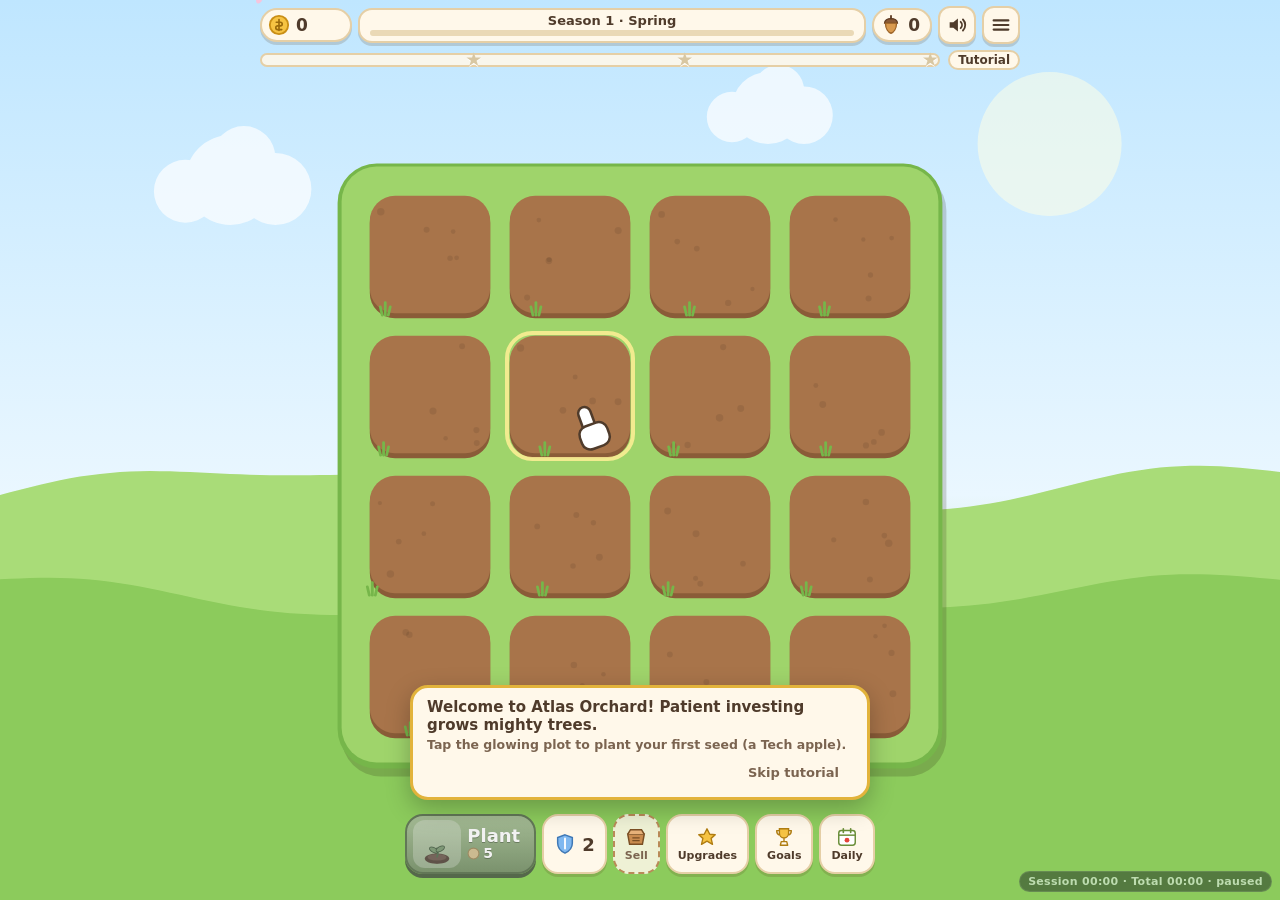
<file: ventures/atlas-orchard/index.html>
<!doctype html>
<html lang="en">
<head>
<meta charset="utf-8">
<meta name="viewport" content="width=device-width,initial-scale=1,maximum-scale=1,user-scalable=no,viewport-fit=cover">
<title>Atlas Orchard: merge, grow and compound</title>
<meta name="description" content="Atlas Orchard: a cozy but active merge-and-grow strategy game. Plant company seeds, merge them into compounding fruit trees and weather market storms, droughts and booms.">
<meta name="theme-color" content="#7fbf4f">
<meta name="apple-mobile-web-app-capable" content="yes">
<link rel="icon" href="favicon.svg" type="image/svg+xml">
<link rel="stylesheet" href="css/style.css">
</head>
<body>
<canvas id="game" aria-label="Orchard board"></canvas>

<header id="hud">
  <div class="hud-row">
    <div class="pill coins" id="coinPill" title="Dividends (coins)">
      <svg viewBox="0 0 24 24" class="ico"><circle cx="12" cy="12" r="10" fill="#f6c343" stroke="#c98f16" stroke-width="2"/><path d="M12 6v12M9 9h4.5a2 2 0 010 4h-3a2 2 0 000 4H15" fill="none" stroke="#9a6a0c" stroke-width="1.8" stroke-linecap="round"/></svg>
      <span id="coins">0</span>
    </div>
    <div class="season-box">
      <div id="seasonLabel">Season 1 · Spring</div>
      <div class="timebar"><div id="timeFill"></div></div>
    </div>
    <div class="pill acorns" id="acornPill" title="Acorns: spend on permanent upgrades">
      <svg viewBox="0 0 24 24" class="ico"><path d="M5 10c0-3 3-5 7-5s7 2 7 5z" fill="#8a5a36" stroke="#5e3b22" stroke-width="1.5"/><path d="M6 10h12c0 6-3 10-6 11-3-1-6-5-6-11z" fill="#d99a4e" stroke="#9c6428" stroke-width="1.5"/><path d="M12 5V2" stroke="#5e3b22" stroke-width="2" stroke-linecap="round"/></svg>
      <span id="acorns">0</span>
    </div>
    <button class="icon-btn" id="btnSound" aria-label="Toggle sound" title="Sound (M)">
      <svg viewBox="0 0 24 24" class="ico snd-on"><path d="M4 9h4l5-4v14l-5-4H4z" fill="currentColor"/><path d="M16 8.5a5 5 0 010 7M18.5 6a8.5 8.5 0 010 12" fill="none" stroke="currentColor" stroke-width="2" stroke-linecap="round"/></svg>
      <svg viewBox="0 0 24 24" class="ico snd-off"><path d="M4 9h4l5-4v14l-5-4H4z" fill="currentColor"/><path d="M16 9l5 6M21 9l-5 6" stroke="currentColor" stroke-width="2" stroke-linecap="round"/></svg>
    </button>
    <button class="icon-btn" id="btnMenu" aria-label="Menu" title="Menu (Esc)">
      <svg viewBox="0 0 24 24" class="ico"><path d="M4 7h16M4 12h16M4 17h16" stroke="currentColor" stroke-width="2.4" stroke-linecap="round"/></svg>
    </button>
  </div>
  <div class="harvest-row">
    <div class="harvest-bar" id="harvestBar">
      <div id="harvestFill"></div>
      <span class="star-mark" id="sm1">&#9733;</span><span class="star-mark" id="sm2">&#9733;</span><span class="star-mark" id="sm3">&#9733;</span>
    </div>
    <div id="harvestText">Harvest 0</div>
  </div>
</header>

<div id="banner" class="banner hidden" role="status" aria-live="polite">
  <div class="banner-icon" id="bannerIcon"></div>
  <div class="banner-text"><div class="banner-title" id="bannerTitle"></div><div class="banner-sub" id="bannerSub"></div></div>
  <div class="banner-count" id="bannerCount"></div>
</div>

<footer id="bar">
  <button id="btnPlant" class="big-btn" title="Plant the next seed (Space / P)">
    <canvas id="seedPreview" width="96" height="96"></canvas>
    <span class="big-label"><b>Plant</b><small><svg viewBox="0 0 24 24" class="ico tiny"><circle cx="12" cy="12" r="10" fill="#f6c343" stroke="#c98f16" stroke-width="2"/></svg><span id="plantCost">5</span></small></span>
  </button>
  <div id="stakePill" class="pill stake" title="Storm stakes: tap trees during a storm warning to protect them">
    <svg viewBox="0 0 24 24" class="ico"><path d="M12 2l8 3v6c0 5-3.5 9-8 11-4.5-2-8-6-8-11V5z" fill="#7fb8f0" stroke="#3f78b5" stroke-width="1.6"/><path d="M12 6v11" stroke="#fff" stroke-width="2" stroke-linecap="round"/></svg>
    <span id="stakes">2</span>
  </div>
  <div id="sellBin" class="sell" title="Drag a tree here to sell it">
    <svg viewBox="0 0 24 24" class="ico"><path d="M3 9h18l-2 11H5z" fill="#c98b4e" stroke="#7a4f24" stroke-width="1.6"/><path d="M3 9l3-5h12l3 5" fill="#e8b27a" stroke="#7a4f24" stroke-width="1.6"/><path d="M8 13h8M8 16h8" stroke="#7a4f24" stroke-width="1.4"/></svg>
    <span>Sell</span>
  </div>
  <button id="btnUpg" class="tool-btn" title="Upgrades (U)">
    <svg viewBox="0 0 24 24" class="ico"><path d="M12 3l3 6 6 .5-4.5 4 1.5 6.5L12 16.5 6 20l1.5-6.5L3 9.5 9 9z" fill="#f6c343" stroke="#b07d12" stroke-width="1.5" stroke-linejoin="round"/></svg>
    <span>Upgrades</span><i class="dot hidden" id="upgDot"></i>
  </button>
  <button id="btnGoals" class="tool-btn" title="Achievements & records (G)">
    <svg viewBox="0 0 24 24" class="ico"><path d="M7 3h10v5a5 5 0 01-10 0z" fill="#f6c343" stroke="#b07d12" stroke-width="1.5"/><path d="M7 5H4c0 3 1.5 4.5 3 5M17 5h3c0 3-1.5 4.5-3 5M12 13v4M8 21h8l-1-4H9z" fill="none" stroke="#b07d12" stroke-width="1.5" stroke-linejoin="round"/></svg>
    <span>Goals</span>
  </button>
  <button id="btnDaily" class="tool-btn" title="Daily seeded challenge (D)">
    <svg viewBox="0 0 24 24" class="ico"><rect x="3" y="5" width="18" height="16" rx="3" fill="#fff" stroke="#6b8f3a" stroke-width="1.6"/><path d="M3 10h18" stroke="#6b8f3a" stroke-width="1.6"/><path d="M8 3v4M16 3v4" stroke="#6b8f3a" stroke-width="1.8" stroke-linecap="round"/><circle cx="12" cy="15.5" r="2.6" fill="#e5433b"/></svg>
    <span>Daily</span>
  </button>
</footer>

<div id="toasts" aria-live="polite"></div>

<div id="modal" class="modal hidden" role="dialog" aria-modal="true" aria-labelledby="modalTitle">
  <div class="card">
    <button class="close" id="modalClose" aria-label="Close">&times;</button>
    <h2 id="modalTitle"></h2>
    <div id="modalBody"></div>
  </div>
</div>

<div id="tut" class="tut hidden">
  <div class="tut-card"><div id="tutText"></div><div class="tut-actions"><button id="tutGo" class="btn primary hidden">Start Season 1</button><button id="tutSkip" class="btn ghost">Skip tutorial</button></div></div>
</div>

<div id="pause" class="pause hidden"><div class="pause-card"><b>Paused</b><span>Tap anywhere to keep growing</span></div></div>

<noscript><p style="padding:2em;text-align:center">Atlas Orchard needs JavaScript to run.</p></noscript>
<script src="js/audio.js" defer></script>
<script src="js/game.js" defer></script>
<script src="../../shared/playtime.js?v=2" data-game="atlas-orchard" defer></script>
</body>
</html>
</file>
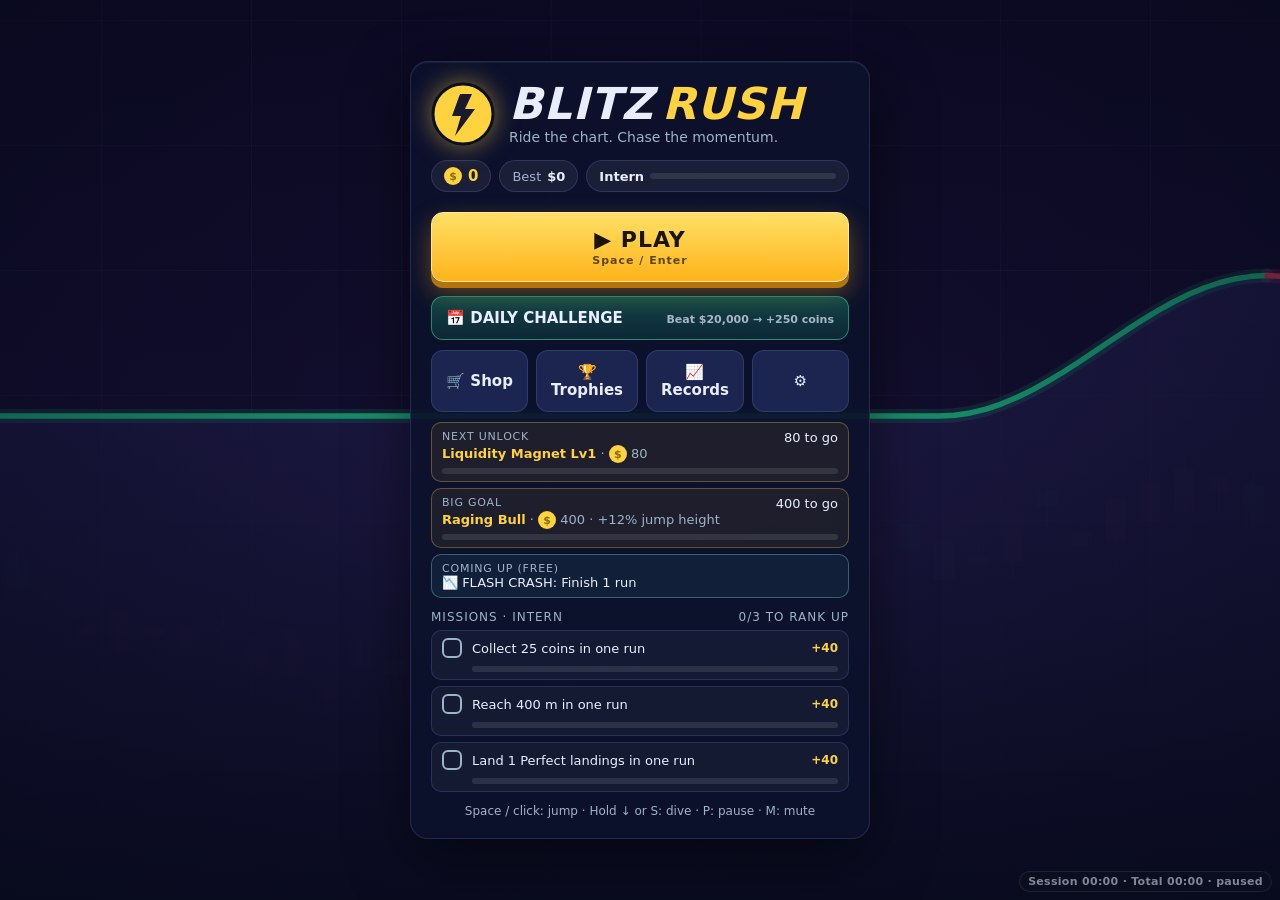
<file: ventures/blitz-rush/index.html>
<!doctype html>
<html lang="en">
<head>
  <meta charset="utf-8">
  <meta name="viewport" content="width=device-width, initial-scale=1, maximum-scale=1, user-scalable=no, viewport-fit=cover">
  <meta name="theme-color" content="#0b1030">
  <meta name="apple-mobile-web-app-capable" content="yes">
  <meta name="description" content="Blitz Rush — ride a live price chart. An arcade momentum runner by Blitz.">
  <title>Blitz Rush</title>
  <link rel="icon" href="favicon.svg" type="image/svg+xml">
  <link rel="stylesheet" href="css/style.css">
</head>
<body>
  <canvas id="game" aria-label="Blitz Rush game canvas"></canvas>

  <!-- In-run buttons -->
  <div id="hudButtons" class="hidden">
    <button id="btnMute" class="icon-btn" title="Mute (M)" aria-label="Toggle sound">🔊</button>
    <button id="btnPause" class="icon-btn" title="Pause (P / Esc)" aria-label="Pause">⏸</button>
  </div>

  <!-- Title / main menu -->
  <section id="menu" class="screen">
    <div class="panel menu-panel">
      <div class="logo">
        <svg viewBox="0 0 64 64" class="logo-bolt" aria-hidden="true"><circle cx="32" cy="32" r="30" fill="#ffd23f" stroke="#0a0f22" stroke-width="3"/><path d="M29 12h12l-7 15h10L24 54l6-20h-9z" fill="#1a1a2e"/></svg>
        <div>
          <h1>BLITZ<span>RUSH</span></h1>
          <p class="tagline">Ride the chart. Chase the momentum.</p>
        </div>
      </div>
      <div class="menu-stats">
        <div class="chip coin-chip"><span class="coin-ico">$</span><b id="mCoins">0</b></div>
        <div class="chip">Best <b id="mBest">$0</b></div>
        <div class="chip rank-chip"><span id="mRank">Intern</span><div class="bar"><i id="mRankBar"></i></div></div>
      </div>
      <button id="btnPlay" class="btn btn-primary btn-big">▶ PLAY <small>Space / Enter</small></button>
      <button id="btnDaily" class="btn btn-daily"><span>📅 DAILY CHALLENGE</span><small id="mDaily">Same chart for everyone today</small></button>
      <div class="menu-row">
        <button class="btn" data-open="shop">🛒 Shop<span id="shopBadge" class="badge hidden">0</span></button>
        <button class="btn" data-open="trophies">🏆 Trophies</button>
        <button class="btn" data-open="records">📈 Records</button>
        <button class="btn" data-open="settings">⚙️</button>
      </div>
      <div class="goals" id="mGoals"></div>
      <div class="missions" id="mMissions"></div>
      <p class="controls-hint" id="controlsHint"></p>
      <p class="portrait-hint">📱 Tip: rotate to landscape to see further ahead</p>
    </div>
  </section>

  <!-- Shop -->
  <section id="shop" class="screen hidden">
    <div class="panel wide">
      <header class="panel-head"><h2>Shop</h2><div class="chip coin-chip"><span class="coin-ico">$</span><b class="coinsNow">0</b></div><button class="btn btn-close" data-back>✕</button></header>
      <div class="tabs"><button class="tab active" data-tab="upgrades">Upgrades</button><button class="tab" data-tab="skins">Characters</button></div>
      <div id="shopList" class="grid"></div>
    </div>
  </section>

  <!-- Achievements -->
  <section id="trophies" class="screen hidden">
    <div class="panel wide">
      <header class="panel-head"><h2>Trophies <small id="trophyCount"></small></h2><button class="btn btn-close" data-back>✕</button></header>
      <div id="trophyList" class="grid"></div>
    </div>
  </section>

  <!-- Records / leaderboard -->
  <section id="records" class="screen hidden">
    <div class="panel wide">
      <header class="panel-head"><h2>Records</h2><button class="btn btn-close" data-back>✕</button></header>
      <div class="records-wrap">
        <div><h3>Top 10 runs</h3><table id="lbTable"></table></div>
        <div><h3>Career</h3><div id="careerStats" class="career"></div></div>
      </div>
    </div>
  </section>

  <!-- Settings -->
  <section id="settings" class="screen hidden">
    <div class="panel">
      <header class="panel-head"><h2>Settings</h2><button class="btn btn-close" data-back>✕</button></header>
      <label class="toggle"><input type="checkbox" id="setMusic"> Music</label>
      <label class="toggle"><input type="checkbox" id="setSfx"> Sound effects</label>
      <label class="toggle"><input type="checkbox" id="setShake"> Screen shake</label>
      <label class="toggle"><input type="checkbox" id="setGhost"> Ghost of your best run</label>
      <label class="toggle"><input type="checkbox" id="setHints"> Beginner hints (landing marker, dive prompts)</label>
      <h3>How to play</h3>
      <ul class="howto">
        <li><b>Jump:</b> Space / W / ↑ / left click · touch: tap the <b>right</b> half. Tap again in the air to double jump.</li>
        <li><b>Dive:</b> hold S / ↓ / Shift / right mouse · touch: hold the <b>left</b> half. Diving falls faster and speeds you up on red downslopes (but slows you on green climbs).</li>
        <li><b>Perfect landing:</b> touch down smoothly on a downslope → speed boost, +chain, fills the ⚡ meter.</li>
        <li><b>Chain:</b> perfects, stomps, catalysts and big air build a chain (score multiplier). Let the timer run out to cash it in for a bonus; a belly-flop or hit loses it.</li>
        <li><b>Blitz Mode:</b> full ⚡ meter = invincible, ×2 score, smash everything.</li>
        <li><b>Hazards:</b> gap-downs (jump them), bear claws, bears (stomp from above!), flash-crash candles (watch for <b style="color:#ff4d6d">!</b>).</li>
        <li><b>Market regimes:</b> the chart rotates between 🐂 Bull Run, 〰️ Sideways Chop, 📉 Flash Crash and 🚀 Crypto Mania, each with its own terrain and hazards.</li>
        <li><b>⛔ Circuit Breaker:</b> a telegraphed gauntlet. Reach the green gate for a big payout.</li>
        <li><b>Perks:</b> at distance milestones, pick 1 of 3 perks for the rest of the run (keys 1 / 2 / 3, or click/tap). Promotions add new perks to the pool.</li>
        <li><b>Close Call:</b> skim just over a hazard, or land right past a gap's edge, for bonus score + ⚡.</li>
        <li>P / Esc pause · R restart · M mute</li>
      </ul>
      <button id="btnReset" class="btn btn-danger">Reset all progress</button>
    </div>
  </section>

  <!-- Pause -->
  <section id="pause" class="screen hidden">
    <div class="panel">
      <h2>Paused</h2>
      <div class="missions" id="pMissions"></div>
      <button id="btnResume" class="btn btn-primary btn-big">▶ Resume</button>
      <div class="menu-row">
        <button id="btnRestartP" class="btn">↻ Restart (R)</button>
        <button id="btnQuit" class="btn">⌂ Menu</button>
      </div>
    </div>
  </section>

  <!-- Perk pick (mid-run, game is frozen while choosing) -->
  <section id="perk" class="screen hidden">
    <div class="panel perk-panel">
      <h2>Pick a perk</h2>
      <p class="perk-sub" id="perkSub">Lasts for the rest of this run</p>
      <div class="perk-cards" id="perkCards"></div>
      <p class="perk-keys" id="perkKeys">Press 1 · 2 · 3, or click a card</p>
    </div>
  </section>

  <!-- Run summary -->
  <section id="over" class="screen hidden">
    <div class="panel over-panel">
      <div class="death-row"><img id="oShot" class="death-shot hidden" alt="The moment of your crash"><div><p class="cause" id="oCause"></p><p class="tip" id="oTip"></p></div></div>
      <div id="oBest" class="new-best hidden">NEW PERSONAL BEST!</div>
      <div class="big-score" id="oScore">$0</div>
      <div class="over-grid" id="oStats"></div>
      <div class="over-actions">
        <button id="btnAgain" class="btn btn-primary btn-big">↻ RUN IT BACK <small>Space / R</small></button>
        <button id="btnShopO" class="btn">🛒 Shop<span id="shopBadgeO" class="badge hidden">0</span></button>
        <button id="btnMenuO" class="btn">⌂ Menu</button>
      </div>
      <div id="oRewards" class="rewards"></div>
      <div id="oPerks" class="perk-row"></div>
      <div class="missions" id="oMissions"></div>
      <div id="oGoal" class="goals"></div>
    </div>
  </section>

  <div id="countdown" class="hidden"></div>
  <div id="toasts" aria-live="polite"></div>

  <script src="js/util.js"></script>
  <script src="js/audio.js"></script>
  <script src="js/meta.js"></script>
  <script src="js/world.js"></script>
  <script src="js/game.js"></script>
  <script src="js/ui.js"></script>
  <script src="js/main.js"></script>

  <script src="../../shared/playtime.js?v=2" data-game="blitz-rush" defer></script>
</body>
</html>
</file>
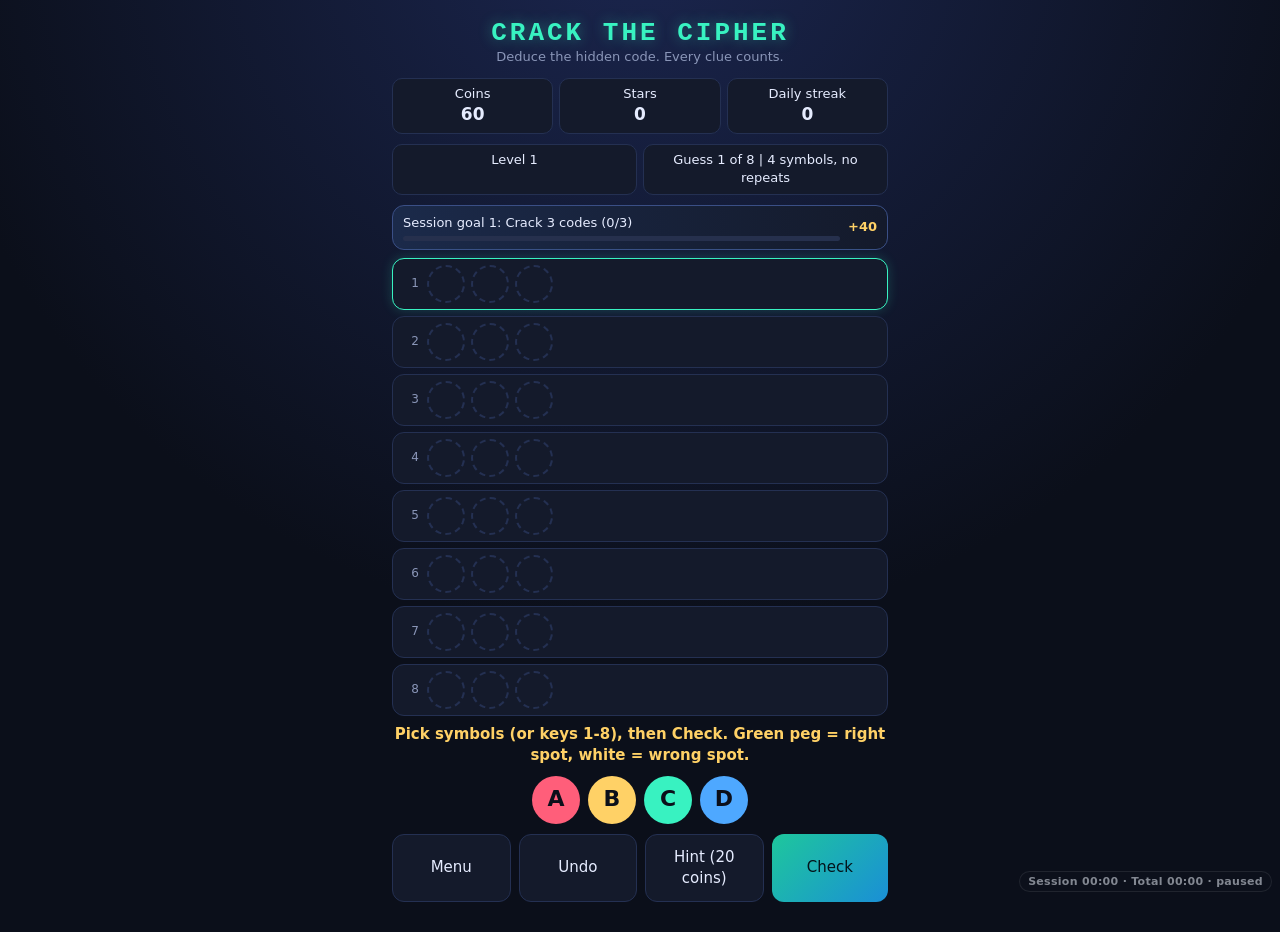
<file: ventures/cipher-crack/index.html>
<!DOCTYPE html>
<html lang="en">
<head>
<meta charset="utf-8">
<meta name="viewport" content="width=device-width,initial-scale=1,maximum-scale=1,user-scalable=no">
<title>Crack the Cipher</title>
<style>
:root{--bg:#0b0f1a;--panel:#141a2b;--line:#243052;--txt:#e6ecff;--dim:#8a96b8;--acc:#38f2c1;--warn:#ff5e7a;--gold:#ffd166}
*{box-sizing:border-box;-webkit-tap-highlight-color:transparent}
body{margin:0;background:radial-gradient(circle at 50% -10%,#1b2650,var(--bg) 60%);color:var(--txt);font:15px/1.4 system-ui,Segoe UI,Roboto,sans-serif;min-height:100vh;display:flex;justify-content:center}
#app{width:100%;max-width:520px;padding:14px 12px 30px}
h1{font:800 26px/1 ui-monospace,Menlo,monospace;letter-spacing:3px;margin:6px 0 2px;text-align:center;color:var(--acc);text-shadow:0 0 14px #38f2c166}
.sub{text-align:center;color:var(--dim);font-size:13px;margin-bottom:12px}
.bar{display:flex;justify-content:space-between;gap:6px;margin-bottom:10px}
.chip{background:var(--panel);border:1px solid var(--line);border-radius:10px;padding:6px 10px;font-size:13px;flex:1;text-align:center}
.chip b{display:block;font-size:17px}
.menu{display:grid;gap:10px}
button{font:inherit;color:var(--txt);background:var(--panel);border:1px solid var(--line);border-radius:12px;padding:12px;cursor:pointer}
button:hover{border-color:var(--acc)}
button.big{font-size:17px;font-weight:700;padding:16px}
button.pri{background:linear-gradient(135deg,#1ec79c,#1a8fd6);border:none;color:#04131a}
button:disabled{opacity:.4;cursor:default}
.levels{display:grid;grid-template-columns:repeat(5,1fr);gap:6px;margin-top:8px}
.levels button{padding:10px 0;font-weight:700}
.levels .done{border-color:var(--gold)}
.levels small{display:block;font-size:10px;color:var(--gold);font-weight:400}
#board{display:flex;flex-direction:column;gap:6px;margin:8px 0}
.row{display:flex;align-items:center;gap:8px;background:var(--panel);border:1px solid var(--line);border-radius:12px;padding:6px 8px}
.row.cur{border-color:var(--acc);box-shadow:0 0 12px #38f2c133}
.num{width:18px;color:var(--dim);font-size:12px;text-align:right}
.slots{display:flex;gap:6px;flex:1}
.slot{width:38px;height:38px;border-radius:50%;border:2px dashed var(--line);display:flex;align-items:center;justify-content:center;font-size:20px;font-weight:800}
.slot.f{border-style:solid;border-color:transparent;color:#0b0f1a}
.slot.hint{outline:2px solid var(--gold);outline-offset:2px}
.pegs{display:grid;grid-template-columns:repeat(3,11px);gap:3px;width:39px}
.peg{width:11px;height:11px;border-radius:50%;background:#26304d}
.peg.b{background:var(--acc);box-shadow:0 0 6px var(--acc)}
.peg.w{background:#f2f5ff}
#pal{display:flex;flex-wrap:wrap;gap:8px;justify-content:center;margin:10px 0}
#pal button{width:48px;height:48px;border-radius:50%;padding:0;font-size:22px;font-weight:800;color:#0b0f1a;border:2px solid #0000}
.ctl{display:flex;gap:8px}
.ctl button{flex:1}
.msg{min-height:22px;text-align:center;color:var(--gold);font-weight:600;margin:4px 0}
.overlay{position:fixed;inset:0;background:#05070dcc;display:flex;align-items:center;justify-content:center;padding:20px;z-index:10}
.card{background:var(--panel);border:1px solid var(--line);border-radius:18px;padding:22px;max-width:380px;width:100%;text-align:center}
.card h2{margin:0 0 8px;font-size:24px}
.stars{font-size:34px;color:var(--gold);letter-spacing:4px}
.help{color:var(--dim);font-size:13px;text-align:left}
.help p{margin:6px 0}
.shake{animation:sh .35s}
@keyframes sh{25%{transform:translateX(-6px)}75%{transform:translateX(6px)}}
.pop{animation:pp .25s}
@keyframes pp{50%{transform:scale(1.18)}}
.hidden{display:none!important}
.goal{background:linear-gradient(90deg,#1b2a4a,#141a2b);border:1px solid #3a4f86;border-radius:12px;padding:8px 10px;margin-bottom:8px;font-size:13px;display:flex;justify-content:space-between;gap:8px;align-items:center}
.goal b{color:var(--gold)}
.gbar{height:5px;background:#26304d;border-radius:3px;margin-top:4px;overflow:hidden}.gbar i{display:block;height:100%;background:var(--gold);transition:width .3s}
.toast{position:fixed;left:50%;top:18px;transform:translateX(-50%);background:#ffd166;color:#1a1300;font-weight:800;padding:10px 16px;border-radius:12px;z-index:20;box-shadow:0 6px 24px #0008;animation:tin .3s}
@keyframes tin{from{opacity:0;transform:translate(-50%,-10px)}}
.sets button{display:flex;justify-content:space-between;width:100%;margin-top:6px;text-align:left}
.timer{font-variant-numeric:tabular-nums}
</style>
</head>
<body>
<div id="app">
  <h1>CRACK THE CIPHER</h1>
  <div class="sub">Deduce the hidden code. Every clue counts.</div>
  <div class="bar">
    <div class="chip">Coins<b id="coins">0</b></div>
    <div class="chip">Stars<b id="stars">0</b></div>
    <div class="chip">Daily streak<b id="streak">0</b></div>
  </div>

  <div id="menu" class="menu">
    <button class="big pri" id="bCont">Continue campaign</button>
    <div class="goal" id="goalMenu"></div>
    <button class="big" id="bDaily">Daily Cipher</button>
    <button class="big" id="bBlitz">Rush Mode (3 minutes, crack as many as you can)</button>
    <div>
      <div style="color:var(--dim);font-size:13px">Campaign: 40 levels, each harder than the last</div>
      <div class="levels" id="levels"></div>
    </div>
    <button id="bSets">Symbol sets (spend coins)</button>
    <button id="bHelp">How to play</button>
  </div>

  <div id="game" class="hidden">
    <div class="bar">
      <div class="chip" id="gTitle">Level 1</div>
      <div class="chip timer" id="gInfo"></div>
    </div>
    <div class="goal" id="goalBox"></div>
    <div id="board"></div>
    <div class="msg" id="msg"></div>
    <div id="pal"></div>
    <div class="ctl">
      <button id="bBack">Menu</button>
      <button id="bDel">Undo</button>
      <button id="bHint">Hint (20 coins)</button>
      <button id="bGo" class="pri">Check</button>
    </div>
  </div>
</div>

<div class="overlay hidden" id="ov"><div class="card" id="ovc"></div></div>

<script>
(function(){
"use strict";
var COLORS=["#ff5e7a","#ffd166","#38f2c1","#4ea8ff","#c77dff","#ff9f43","#9be15d","#f2f5ff"];
var SETS=[{n:"Letters",s:["A","B","C","D","E","F","G","H"],c:0},{n:"Numbers",s:["1","2","3","4","5","6","7","8"],c:100},{n:"Shapes",s:["▲","●","■","◆","★","✚","⬟","☾"],c:250},{n:"Greek",s:["α","β","γ","δ","ε","ζ","η","θ"],c:400},{n:"Runes",s:["ᚠ","ᚢ","ᚦ","ᚨ","ᚱ","ᚲ","ᚷ","ᚹ"],c:600},{n:"Cards",s:["♠","♥","♦","♣","♔","♕","♖","♘"],c:900}];
var SYMS=SETS[0].s;
var S=load();
function load(){try{return JSON.parse(localStorage.getItem("cipher-crack-save"))||{};}catch(e){return {};}}
function save(){try{localStorage.setItem("cipher-crack-save",JSON.stringify(S));}catch(e){}}
S.coins=S.coins||60;S.owned=S.owned||{Letters:1};S.set=S.set||"Letters";SETS.forEach(function(x){if(x.n===S.set)SYMS=x.s;});S.lv=S.lv||{};S.streak=S.streak||0;S.best=S.best||0;
var $=function(id){return document.getElementById(id);};

function levelSpec(n){ // n = 1..40
  var len=Math.min(3+Math.floor((n-1)/8),7);          // 3..7 slots
  var cols=Math.min(4+Math.floor((n-1)/5),8);
  var dup=n>6;
  var tries=Math.max(6,Math.round(len*2+2-(n%8)/4));
  return {len:len,cols:cols,dup:dup,tries:tries};
}
function rng(seed){var s=seed>>>0||1;return function(){s^=s<<13;s^=s>>>17;s^=s<<5;return (s>>>0)/4294967296;};}
function makeCode(sp,r){var c=[],pool=[];for(var i=0;i<sp.cols;i++)pool.push(i);
  for(i=0;i<sp.len;i++){if(sp.dup){c.push(Math.floor(r()*sp.cols));}else{var k=Math.floor(r()*pool.length);c.push(pool.splice(k,1)[0]);}}return c;}
function score(g,c){var b=0,w=0,cg={},cc={};for(var i=0;i<c.length;i++){if(g[i]===c[i])b++;else{cg[g[i]]=(cg[g[i]]||0)+1;cc[c[i]]=(cc[c[i]]||0)+1;}}
  for(var k in cg)w+=Math.min(cg[k],cc[k]||0);return {b:b,w:w};}
function today(){var d=new Date();return d.getFullYear()+"-"+(d.getMonth()+1)+"-"+d.getDate();}
function hashStr(s){var h=2166136261;for(var i=0;i<s.length;i++){h^=s.charCodeAt(i);h=Math.imul(h,16777619);}return h>>>0;}

var G=null,timerId=null;
var GOALS=[["solves",3,"Crack 3 codes"],["three",1,"Earn a 3-star solve"],["fast",1,"Crack a code in 4 guesses or fewer"],["solves",5,"Crack 5 more codes"],["nohint",3,"Crack 3 in a row without hints"],["rush",5,"Crack 5+ codes in one Rush"],["three",2,"Earn two more 3-star solves"],["solves",8,"Crack 8 more codes"],["fast",2,"Crack 2 codes in 4 guesses or fewer"],["rush",8,"Crack 8+ codes in one Rush"]];
var SES={i:0,p:0,mult:1,nh:0,done:0};
function goalAt(i){if(i<GOALS.length)return GOALS[i];var k=i-GOALS.length;var kinds=[["solves",10+k*2,"Crack "+(10+k*2)+" more codes"],["three",2+Math.floor(k/3),"Earn "+(2+Math.floor(k/3))+" more 3-star solves"],["rush",8+Math.floor(k/3),"Crack "+(8+Math.floor(k/3))+"+ codes in one Rush"]];return kinds[k%3];}
function goalReward(i){return 40+i*15;}
function goalEv(type,d){var g=goalAt(SES.i),hit=false;
  if(type==="solve"){SES.nh=d.nh?0:SES.nh+1;
    if(g[0]==="solves")SES.p++;if(g[0]==="three"&&d.stars===3)SES.p++;if(g[0]==="fast"&&d.used<=4)SES.p++;if(g[0]==="nohint")SES.p=SES.nh;}
  if(type==="rush"&&g[0]==="rush")SES.p=Math.max(SES.p,d.solved>=g[1]?g[1]:0);
  if(type==="hint"){SES.nh=0;if(g[0]==="nohint")SES.p=0;}
  if(SES.p>=g[1]){var r=Math.round(goalReward(SES.i)*SES.mult);S.coins+=r;save();SES.done++;SES.mult=Math.round((1+SES.done*0.25)*100)/100;toast("Goal complete: "+g[2]+"  +"+r+" coins. Coin bonus now x"+SES.mult);SES.i++;SES.p=0;refresh();}
  drawGoal();}
function drawGoal(){var g=goalAt(SES.i),pct=Math.min(100,SES.p/g[1]*100),h='<div style="flex:1">Session goal '+(SES.i+1)+': '+g[2]+' ('+SES.p+'/'+g[1]+')<div class="gbar"><i style="width:'+pct+'%"></i></div></div><b>+'+Math.round(goalReward(SES.i)*SES.mult)+'</b>';
  var a=$("goalBox"),b=$("goalMenu");if(a)a.innerHTML=h;if(b)b.innerHTML=h+'<span style="color:var(--dim);font-size:11px">coin bonus x'+SES.mult+'</span>';}
function toast(t){var d=document.createElement("div");d.className="toast";d.textContent=t;document.body.appendChild(d);setTimeout(function(){d.remove();},3200);}
function nextLevel(){var u=1;for(var i=1;i<=40;i++){if(S.lv[i])u=i+1;}return Math.min(u,40);}
function sets(){var h='<h2>Symbol sets</h2><div class="sets">';SETS.forEach(function(x,i){var own=S.owned[x.n];h+='<button data-i="'+i+'"'+(x.n===S.set?' class="pri"':'')+'><span>'+x.n+' '+x.s.slice(0,6).join(" ")+'</span><span>'+(x.n===S.set?"In use":own?"Use":x.c+" coins")+'</span></button>';});
  h+='</div><button id="oOk" style="width:100%;margin-top:10px">Close</button>';show(h);$("oOk").onclick=hide;
  Array.prototype.forEach.call(document.querySelectorAll(".sets button"),function(b){b.onclick=function(){var x=SETS[+b.dataset.i];if(!S.owned[x.n]){if(S.coins<x.c){toast("Need "+x.c+" coins");return;}S.coins-=x.c;S.owned[x.n]=1;toast("Unlocked "+x.n+"!");}S.set=x.n;SYMS=x.s;save();refresh();sets();};});}
function refresh(){$("coins").textContent=S.coins;var st=0;for(var k in S.lv)st+=S.lv[k];$("stars").textContent=st;$("streak").textContent=S.streak;
  var L=$("levels");L.innerHTML="";var unlocked=1;for(var i=1;i<=40;i++){if(S.lv[i])unlocked=i+1;}
  for(i=1;i<=40;i++){(function(n){var b=document.createElement("button");b.innerHTML=n+"<small>"+(S.lv[n]?"★".repeat(S.lv[n]):"&nbsp;")+"</small>";
    if(S.lv[n])b.className="done";if(n>unlocked)b.disabled=true;b.onclick=function(){start("level",n);};L.appendChild(b);})(i);}
  var d=S.daily===today();$("bCont").textContent="Continue campaign: Level "+nextLevel();$("bDaily").textContent=d?"Daily Cipher: solved today ✓ (play again for practice)":"Daily Cipher";}

function start(mode,n){
  var sp,code,title,r;
  if(mode==="level"){sp=levelSpec(n);r=rng(Date.now());title="Level "+n;}
  else if(mode==="daily"){sp={len:5,cols:7,dup:true,tries:9};r=rng(hashStr("cipher"+today()));title="Daily Cipher "+today();}
  else {sp=rushSpec(0);r=rng(Date.now());title="Rush";}
  code=makeCode(sp,r);
  G={mode:mode,n:n,sp:sp,code:code,rows:[],cur:[],hints:{},title:title,over:false};
  if(mode==="rush"){G.solved=0;G.end=Date.now()+180000;G.rushPts=0;}
  $("menu").classList.add("hidden");$("game").classList.remove("hidden");$("gTitle").textContent=title;
  buildPal();fillHints();drawGoal();render();tick();clearInterval(timerId);timerId=setInterval(tick,250);msg(mode==="rush"?"Crack codes fast. Every solve adds 20 seconds.":"");
}
function rushSpec(k){return {len:Math.min(3+Math.floor(k/3),6),cols:Math.min(5+Math.floor(k/2),8),dup:k>1,tries:99};}
function nextRush(){goalEv("solve",{stars:G.rows.length<=4?3:1,used:G.rows.length,nh:Object.keys(G.hints).length});G.solved++;G.rushPts+=Math.max(10,60-G.rows.length*6)*G.sp.len;G.end+=20000;G.sp=rushSpec(G.solved);G.code=makeCode(G.sp,rng(Date.now()));G.rows=[];G.cur=[];G.hints={};buildPal();fillHints();render();}
function tick(){if(!G)return;var el=$("gInfo");
  if(G.mode==="rush"){var left=Math.max(0,G.end-Date.now());el.textContent="⏱ "+Math.ceil(left/1000)+"s | solved "+G.solved;if(left<=0&&!G.over)finishRush();}
  else el.textContent="Guess "+Math.min(G.rows.length+1,G.sp.tries)+" of "+G.sp.tries+" | "+G.sp.cols+" symbols"+(G.sp.dup?", repeats allowed":", no repeats");}
function buildPal(){var p=$("pal");p.innerHTML="";for(var i=0;i<G.sp.cols;i++){(function(i){var b=document.createElement("button");b.style.background=COLORS[i];b.textContent=SYMS[i];b.title="Key "+(i+1);b.onclick=function(){add(i);};p.appendChild(b);})(i);}}
function add(i){if(!G||G.over)return;fillHints();if(G.cur.length>=G.sp.len)return;G.cur.push(i);fillHints();render();}
function del(){if(!G||G.over)return;for(var i=G.cur.length-1;i>=0;i--){if(G.hints[i]===undefined){G.cur=G.cur.slice(0,i);fillHints();render();return;}}}
function go(){if(!G||G.over)return;if(G.cur.length<G.sp.len){msg("Fill all "+G.sp.len+" slots first.");shake();return;}
  if(!G.sp.dup){var seen={};for(var i=0;i<G.cur.length;i++){if(seen[G.cur[i]]){msg("No repeats in this level.");shake();return;}seen[G.cur[i]]=1;}}
  var sc=score(G.cur,G.code);G.rows.push({g:G.cur.slice(),s:sc});G.cur=[];
  if(sc.b===G.sp.len){if(G.mode==="rush"){msg("Cracked! +20s");nextRush();return;}win();return;}
  if(G.rows.length>=G.sp.tries){lose();return;}
  msg(sc.b+" right place, "+sc.w+" wrong place");fillHints();render();}
function fillHints(){while(G.hints[G.cur.length]!==undefined&&G.cur.length<G.sp.len)G.cur.push(G.hints[G.cur.length]);}
function hint(){if(!G||G.over)return;if(S.coins<20){msg("Not enough coins. Solve levels to earn more.");shake();return;}
  var open=[];for(var i=0;i<G.sp.len;i++)if(G.hints[i]===undefined)open.push(i);if(open.length<=1){msg("Last slot: you've got this.");return;}
  var k=open[Math.floor(Math.random()*open.length)];G.hints[k]=G.code[k];S.coins-=20;save();refresh();goalEv("hint");
  var keep=G.cur.slice(0,k);G.cur=[];for(i=0;i<keep.length;i++){if(G.hints[i]!==undefined)G.cur.push(G.hints[i]);else G.cur.push(keep[i]);}if(G.cur.length===k)fillHints();
  msg("Slot "+(k+1)+" revealed.");render();}
function win(){G.over=true;var used=G.rows.length,t=G.sp.tries,nh=Object.keys(G.hints).length;
  var stars=used<=Math.ceil(t*0.5)&&!nh?3:used<=Math.ceil(t*0.75)?2:1;var coins=Math.round((10+stars*10+G.sp.len*2)*SES.mult);
  if(G.mode==="level"){S.lv[G.n]=Math.max(S.lv[G.n]||0,stars);}
  if(G.mode==="daily"&&S.daily!==today()){var y=new Date();y.setDate(y.getDate()-1);var ys=y.getFullYear()+"-"+(y.getMonth()+1)+"-"+y.getDate();S.streak=S.lastDaily===ys?S.streak+1:1;S.lastDaily=today();S.daily=today();coins+=25+S.streak*5;}
  S.coins+=coins;save();refresh();render(true);goalEv("solve",{stars:stars,used:used,nh:nh});
  var next=G.mode==="level"&&G.n<40?'<button class="pri big" id="oNext" style="width:100%;margin-top:8px">Next level</button>':'';
  show('<h2>Cracked!</h2><div class="stars">'+"★".repeat(stars)+"☆".repeat(3-stars)+'</div><p>Solved in '+used+' of '+t+' guesses. +'+coins+' coins'+(G.mode==="daily"?"<br>Daily streak: "+S.streak:"")+'</p>'+next+'<button id="oAgain" style="width:100%;margin-top:8px">'+(G.mode==="level"?"Replay":"Play again")+'</button><button id="oMenu" style="width:100%;margin-top:8px">Menu</button>');
  if($("oNext"))$("oNext").onclick=function(){hide();start("level",G.n+1);};$("oAgain").onclick=function(){hide();start(G.mode,G.n);};$("oMenu").onclick=function(){hide();menu();};}
function lose(){G.over=true;render(true);show('<h2>Locked out</h2><p>The code was:</p><div class="slots" style="justify-content:center;margin:10px 0">'+G.code.map(function(c){return '<div class="slot f" style="background:'+COLORS[c]+'">'+SYMS[c]+'</div>';}).join("")+'</div><button class="pri big" id="oAgain" style="width:100%">Try again</button><button id="oMenu" style="width:100%;margin-top:8px">Menu</button>');
  $("oAgain").onclick=function(){hide();start(G.mode,G.n);};$("oMenu").onclick=function(){hide();menu();};}
function finishRush(){G.over=true;var pts=G.rushPts,best=pts>S.best;if(best)S.best=pts;var coins=Math.round(G.solved*15*SES.mult);S.coins+=coins;save();refresh();
  goalEv("rush",{solved:G.solved});show('<h2>Time!</h2><p>You cracked <b>'+G.solved+'</b> codes for <b>'+pts+'</b> points.<br>'+(best?"New personal best!":"Best: "+S.best)+'<br>+'+coins+' coins</p><button class="pri big" id="oAgain" style="width:100%">Rush again</button><button id="oMenu" style="width:100%;margin-top:8px">Menu</button>');
  $("oAgain").onclick=function(){hide();start("rush");};$("oMenu").onclick=function(){hide();menu();};}
function render(reveal){var B=$("board");B.innerHTML="";var tot=G.mode==="rush"?G.rows.length+1:G.sp.tries;
  for(var r=0;r<tot;r++){var row=document.createElement("div");row.className="row"+(r===G.rows.length&&!G.over?" cur":"");
    var data=G.rows[r],g=data?data.g:(r===G.rows.length?G.cur:[]);
    var h='<div class="num">'+(r+1)+'</div><div class="slots">';
    for(var i=0;i<G.sp.len;i++){var v=g[i];var isHint=!data&&r===G.rows.length&&G.hints[i]!==undefined;
      if(v===undefined&&isHint)v=G.hints[i];
      h+=v===undefined?'<div class="slot'+(isHint?" hint":"")+'"></div>':'<div class="slot f'+(isHint?" hint":"")+'" style="background:'+COLORS[v]+'">'+SYMS[v]+'</div>';}
    h+='</div><div class="pegs">';if(data){for(i=0;i<data.s.b;i++)h+='<div class="peg b"></div>';for(i=0;i<data.s.w;i++)h+='<div class="peg w"></div>';for(i=data.s.b+data.s.w;i<G.sp.len;i++)h+='<div class="peg"></div>';}
    h+='</div>';row.innerHTML=h;B.appendChild(row);}
  if(G.mode==="rush"){var rows=B.children;if(rows.length>7)for(var j=0;j<rows.length-7;j++)rows[j].classList.add("hidden");}
  tick();}
function msg(t){$("msg").textContent=t||"";}
function shake(){var r=document.querySelector(".row.cur");if(r){r.classList.remove("shake");void r.offsetWidth;r.classList.add("shake");}}
function show(h){$("ovc").innerHTML=h;$("ov").classList.remove("hidden");}
function hide(){$("ov").classList.add("hidden");}
function menu(){clearInterval(timerId);G=null;$("game").classList.add("hidden");$("menu").classList.remove("hidden");refresh();}
function help(){show('<h2>How to play</h2><div class="help"><p>A secret code of colored symbols is hidden. Build a guess and press <b>Check</b>.</p><p><span class="peg b" style="display:inline-block"></span> means a symbol is in the right place. <span class="peg w" style="display:inline-block"></span> means the symbol is in the code but in a different place. The pegs do not tell you which slot they belong to.</p><p>Use the clues to narrow it down before you run out of guesses. Fewer guesses earn more stars.</p><p>Keys 1 to 8 pick symbols, Backspace undoes, Enter checks, H buys a hint.</p><p>Hints cost 20 coins and reveal one slot. Solving earns coins, and the Daily Cipher pays a streak bonus.</p></div><button class="pri big" id="oOk" style="width:100%;margin-top:10px">Got it</button>');$("oOk").onclick=hide;}
$("bDaily").onclick=function(){start("daily");};$("bBlitz").onclick=function(){start("rush");};$("bHelp").onclick=help;$("bSets").onclick=sets;$("bCont").onclick=function(){start("level",nextLevel());};
$("bBack").onclick=menu;$("bDel").onclick=del;$("bGo").onclick=go;$("bHint").onclick=hint;
document.addEventListener("keydown",function(e){if(!$("ov").classList.contains("hidden")){if(e.key==="Enter"){var b=$("ovc").querySelector("button.pri");if(b)b.click();}return;}
  if(!G)return;var k=parseInt(e.key,10);if(k>=1&&k<=G.sp.cols)add(k-1);else if(e.key==="Backspace")del();else if(e.key==="Enter")go();else if(e.key==="h"||e.key==="H")hint();else if(e.key==="Escape")menu();});
refresh();drawGoal();start("level",nextLevel());if(!S.seenHelp){S.seenHelp=1;save();msg("Pick symbols (or keys 1-8), then Check. Green peg = right spot, white = wrong spot.");}
})();
</script>
<script src="../../shared/playtime.js?v=2" data-game="cipher-crack" defer></script>
</body>
</html>
</file>
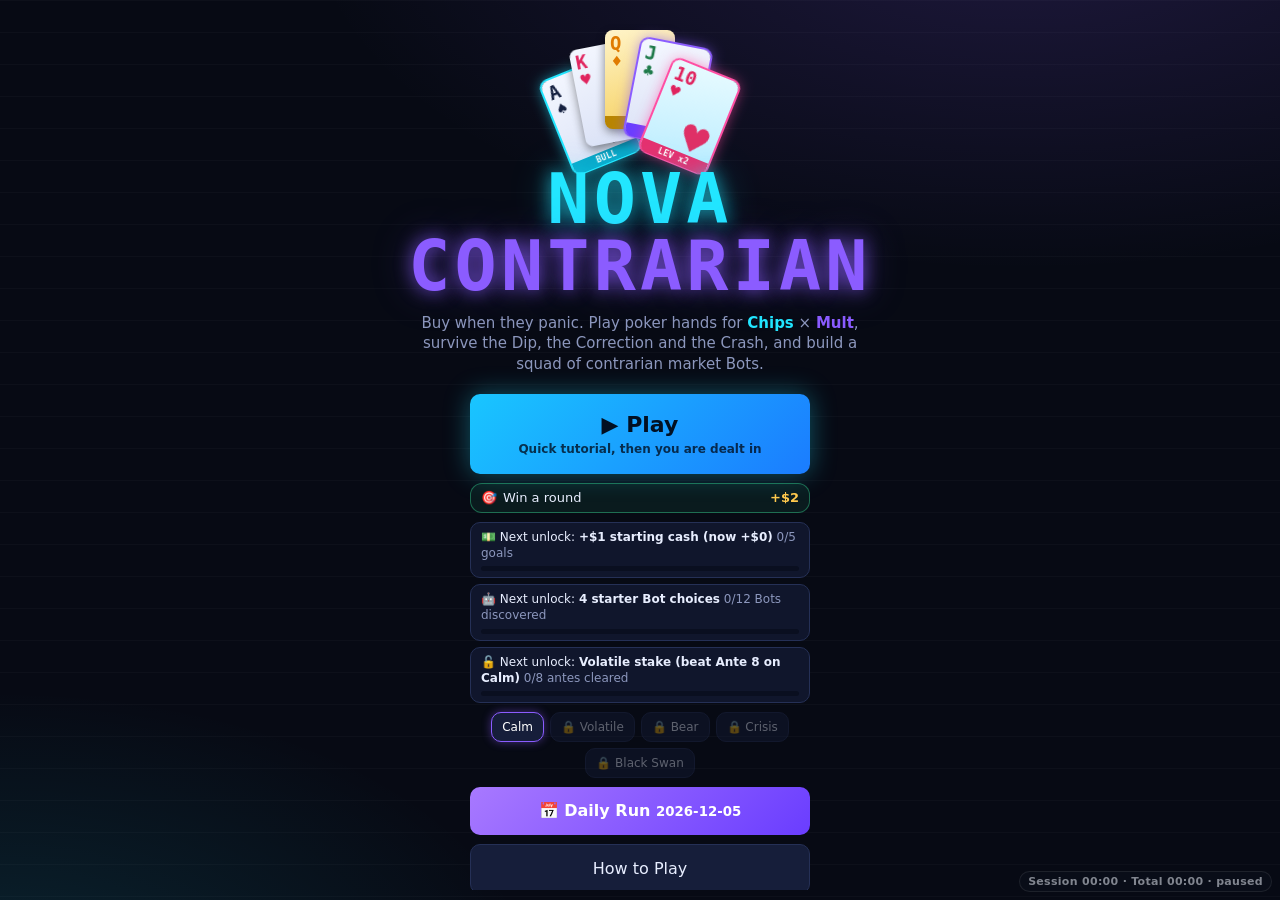
<file: ventures/nova-contrarian/index.html>
<!DOCTYPE html>
<html lang="en">
<head>
<meta charset="utf-8">
<meta name="viewport" content="width=device-width,initial-scale=1,maximum-scale=1,viewport-fit=cover">
<meta name="theme-color" content="#070a14">
<meta name="description" content="Nova Contrarian - a roguelike poker deckbuilder with a contrarian market theme. Play poker hands for chips x mult, beat the Dip, the Correction and the Crash, and build a squad of market Bots.">
<title>Nova Contrarian - roguelike poker deckbuilder</title>
<link rel="icon" href="favicon.svg" type="image/svg+xml">
<link rel="stylesheet" href="css/style.css">
</head>
<body>
<div id="app"><div id="screen" aria-live="polite"></div></div>
<div id="overlay" hidden></div>
<div id="pop" hidden></div>
<div id="toast" role="status"></div>
<canvas id="fx" aria-hidden="true"></canvas>
<noscript><p style="color:#fff;padding:20px">Nova Contrarian needs JavaScript enabled.</p></noscript>
<script src="js/data.js"></script>
<script src="js/core.js"></script>
<script src="js/fx.js"></script>
<script src="js/ui.js"></script>
<script src="js/goals.js"></script>
<script src="js/main.js"></script>
<script src="../../shared/playtime.js?v=2" data-game="nova-contrarian" defer></script>
</body>
</html>
</file>
<file: ventures/atlas-orchard/css/style.css>
:root{
  --cream:#fff8ea; --cream2:#fbeed3; --ink:#4f3b2b; --ink2:#7b6450; --line:#e5cfa6;
  --green:#6aae3f; --green-d:#4c8a2a; --gold:#f6c343; --gold-d:#c98f16; --red:#e5433b; --blue:#4b8fd6;
  --safe-b:env(safe-area-inset-bottom,0px); --safe-t:env(safe-area-inset-top,0px);
  font-family: ui-rounded, "SF Pro Rounded", "Nunito", "Varela Round", "Segoe UI", system-ui, -apple-system, Roboto, sans-serif;
}
*{box-sizing:border-box;-webkit-tap-highlight-color:transparent}
html,body{margin:0;height:100%;overflow:hidden;background:#cfe9ff;color:var(--ink);
  -webkit-user-select:none;user-select:none;-webkit-touch-callout:none;overscroll-behavior:none}
#game{position:fixed;inset:0;width:100%;height:100%;display:block;touch-action:none;cursor:pointer}
button{font:inherit;color:inherit;cursor:pointer;touch-action:manipulation}
.hidden{display:none!important}
.ico{width:22px;height:22px;flex:none}
.ico.tiny{width:13px;height:13px;vertical-align:-2px}

/* HUD */
#hud{position:fixed;left:50%;transform:translateX(-50%);top:calc(6px + var(--safe-t));width:min(760px,calc(100% - 12px));z-index:5;pointer-events:none}
.hud-row{display:flex;gap:6px;align-items:center}
.hud-row>*{pointer-events:auto}
.pill{display:flex;align-items:center;gap:6px;background:var(--cream);border:2px solid var(--line);border-radius:999px;
  padding:4px 10px 4px 6px;font-weight:800;font-size:17px;box-shadow:0 3px 0 rgba(90,60,30,.18);white-space:nowrap;font-variant-numeric:tabular-nums}
.pill.coins{min-width:92px}
.pill.pop{animation:pop .25s ease}
.pill.shake{animation:shake .35s ease}
@keyframes pop{50%{transform:scale(1.14)}}
@keyframes shake{20%,60%{transform:translateX(-5px)}40%,80%{transform:translateX(5px)}}
.season-box{flex:1;min-width:0;background:var(--cream);border:2px solid var(--line);border-radius:14px;padding:3px 10px 5px;box-shadow:0 3px 0 rgba(90,60,30,.18)}
#seasonLabel{font-weight:800;font-size:13px;white-space:nowrap;overflow:hidden;text-overflow:ellipsis;text-align:center}
.timebar{height:6px;background:#ead9b6;border-radius:6px;overflow:hidden;margin-top:2px}
#timeFill{height:100%;width:0;background:linear-gradient(90deg,#7cc257,#b6dc5a);border-radius:6px;transition:width .2s linear}
.icon-btn{width:38px;height:38px;border-radius:12px;border:2px solid var(--line);background:var(--cream);display:grid;place-items:center;
  box-shadow:0 3px 0 rgba(90,60,30,.18);color:var(--ink);padding:0}
.icon-btn:active,.tool-btn:active,.big-btn:active,.btn:active{transform:translateY(2px);box-shadow:0 1px 0 rgba(90,60,30,.18)}
.icon-btn .snd-off{display:none}
.muted .icon-btn .snd-on{display:none}.muted .icon-btn .snd-off{display:block}
.harvest-row{display:flex;align-items:center;gap:8px;margin-top:6px;pointer-events:none}
.harvest-bar{position:relative;flex:1;height:14px;background:rgba(255,248,234,.9);border:2px solid var(--line);border-radius:10px;overflow:visible}
#harvestFill{position:absolute;left:0;top:0;bottom:0;width:0;border-radius:8px;background:linear-gradient(90deg,#f6c343,#ff9a3c);transition:width .25s ease}
.harvest-bar.full #harvestFill{box-shadow:0 0 12px #ffd35c;background:linear-gradient(90deg,#ffd35c,#ff7b3c,#ffd35c)}
.star-mark{position:absolute;top:50%;transform:translate(-50%,-52%);font-size:19px;line-height:1;color:#d8c7a2;text-shadow:0 1px 0 #fff;transition:color .3s,transform .3s}
.star-mark.on{color:#ffb400;transform:translate(-50%,-52%) scale(1.25);text-shadow:0 0 6px #fff3b0,0 1px 0 #a36b00}
#harvestText{font-weight:800;font-size:12px;background:var(--cream);border:2px solid var(--line);border-radius:999px;padding:1px 8px;white-space:nowrap;font-variant-numeric:tabular-nums}

/* Banner */
.banner{position:fixed;left:50%;top:92px;transform:translateX(-50%);z-index:6;display:flex;align-items:center;gap:10px;
  width:min(560px,calc(100% - 20px));padding:8px 12px;border-radius:16px;background:#fff8ea;border:3px solid #e5cfa6;
  box-shadow:0 6px 18px rgba(40,30,20,.25);pointer-events:none;animation:slideIn .35s cubic-bezier(.2,1.4,.4,1)}
@keyframes slideIn{from{transform:translate(-50%,-30px);opacity:0}}
.banner.storm{background:#e9eefb;border-color:#7d8fc0}.banner.drought{background:#fff0d9;border-color:#f0a860}
.banner.boom{background:#fff7c9;border-color:#f2c230}.banner.pests{background:#fbe9e6;border-color:#e0897e}.banner.bees{background:#fdf5d0;border-color:#e8c040}
.banner.warn{animation:slideIn .35s cubic-bezier(.2,1.4,.4,1),pulse 1s ease-in-out infinite .35s}
@keyframes pulse{50%{box-shadow:0 6px 26px rgba(229,67,59,.45)}}
.banner-icon svg{width:34px;height:34px}
.banner-text{flex:1;min-width:0}
.banner-title{font-weight:900;font-size:16px}
.banner-sub{font-size:12.5px;color:var(--ink2);line-height:1.25}
.banner-count{font-weight:900;font-size:26px;min-width:34px;text-align:center;font-variant-numeric:tabular-nums}

/* Bottom bar */
#bar{position:fixed;left:50%;transform:translateX(-50%);bottom:calc(26px + var(--safe-b));z-index:5;display:flex;gap:6px;align-items:stretch;
  width:min(760px,calc(100% - 12px));justify-content:center}
.big-btn{display:flex;align-items:center;gap:6px;padding:4px 14px 4px 6px;border-radius:18px;border:2px solid var(--green-d);
  background:linear-gradient(#8fd35f,#62a93a);color:#fff;box-shadow:0 4px 0 #3f7a22;text-shadow:0 1px 0 rgba(0,0,0,.25)}
.big-btn.poor{filter:saturate(.35) brightness(.95)}
.big-btn canvas{width:48px;height:48px;background:rgba(255,255,255,.25);border-radius:12px}
.big-label{display:flex;flex-direction:column;align-items:flex-start;line-height:1.05}
.big-label b{font-size:18px}.big-label small{font-size:14px;font-weight:800;display:flex;gap:3px;align-items:center}
.pill.stake{border-radius:16px;padding:4px 10px;font-size:18px}
.pill.stake.glow{border-color:#4b8fd6;box-shadow:0 0 0 3px rgba(75,143,214,.35),0 3px 0 rgba(90,60,30,.18);animation:pop .6s ease infinite}
.sell{display:flex;flex-direction:column;align-items:center;justify-content:center;gap:1px;padding:4px 10px;border-radius:16px;
  border:2px dashed #b98a58;background:rgba(255,248,234,.85);font-size:11px;font-weight:800;color:var(--ink2);transition:transform .15s,background .15s}
.sell.hot{background:#ffe2a8;transform:scale(1.12);border-style:solid;border-color:#e0962f}
.sell.armed{border-color:#e0962f;background:#fff1cf}
.tool-btn{position:relative;display:flex;flex-direction:column;align-items:center;justify-content:center;gap:1px;padding:4px 10px;border-radius:16px;
  border:2px solid var(--line);background:var(--cream);font-size:11px;font-weight:800;box-shadow:0 3px 0 rgba(90,60,30,.18)}
.dot{position:absolute;top:-4px;right:-4px;width:12px;height:12px;border-radius:50%;background:var(--red);border:2px solid #fff}
@media (max-width:520px){
  .tool-btn span,.sell span{display:none}
  .tool-btn,.sell{padding:4px 8px}
  .pill{font-size:15px;padding:3px 8px 3px 5px}.pill.coins{min-width:74px}
  #seasonLabel{font-size:11.5px}
  .banner{top:calc(88px + var(--safe-t))}
  .banner-title{font-size:14px}.banner-sub{font-size:11.5px}
}
@media (max-width:370px){ .pill.acorns{display:none} }

/* Toasts */
#toasts{position:fixed;left:50%;transform:translateX(-50%);bottom:calc(96px + var(--safe-b));z-index:8;display:flex;flex-direction:column;align-items:center;gap:6px;pointer-events:none;width:min(480px,92%)}
.toast{background:rgba(79,59,43,.93);color:#fff8ea;font-weight:700;font-size:14px;padding:8px 14px;border-radius:14px;box-shadow:0 6px 16px rgba(0,0,0,.25);
  animation:toastIn .3s cubic-bezier(.2,1.4,.4,1);text-align:center;display:flex;align-items:center;gap:8px}
.toast.ach{background:linear-gradient(135deg,#fff3c4,#ffd978);color:var(--ink);border:2px solid #e2b33b}
.toast.out{opacity:0;transform:translateY(8px);transition:all .35s}
@keyframes toastIn{from{opacity:0;transform:translateY(16px) scale(.9)}}

/* Modal */
.modal{position:fixed;inset:0;z-index:20;background:rgba(45,35,25,.45);display:grid;place-items:center;padding:12px;animation:fade .2s}
@keyframes fade{from{opacity:0}}
.card{position:relative;width:min(560px,100%);max-height:calc(100% - 20px);overflow:auto;background:var(--cream);border:3px solid var(--line);border-radius:22px;
  padding:18px 18px 16px;box-shadow:0 14px 40px rgba(0,0,0,.3);animation:cardIn .3s cubic-bezier(.2,1.3,.4,1);-webkit-user-select:text;user-select:text}
@keyframes cardIn{from{transform:scale(.85);opacity:0}}
.card h2{margin:0 36px 10px 0;font-size:22px}
.close{position:absolute;top:10px;right:10px;width:34px;height:34px;border-radius:10px;border:2px solid var(--line);background:#fff;font-size:22px;line-height:1;padding:0}
.btn{border:2px solid var(--line);background:#fff;border-radius:14px;padding:9px 16px;font-weight:800;font-size:15px;box-shadow:0 3px 0 rgba(90,60,30,.18)}
.btn.primary{background:linear-gradient(#8fd35f,#62a93a);border-color:var(--green-d);color:#fff;box-shadow:0 3px 0 #3f7a22;text-shadow:0 1px 0 rgba(0,0,0,.2)}
.btn.gold{background:linear-gradient(#ffd96a,#f2b12c);border-color:#c98f16;box-shadow:0 3px 0 #9a6a0c}
.btn.danger{background:#fbe3df;border-color:#e0897e;color:#9c2b20}
.btn.ghost{background:transparent;box-shadow:none;border-color:transparent;color:var(--ink2);font-weight:700}
.btn:disabled{opacity:.45;cursor:default}
.row{display:flex;gap:8px;flex-wrap:wrap;align-items:center}
.row.end{justify-content:flex-end;margin-top:14px}
.upg{display:flex;gap:10px;align-items:center;padding:9px 10px;border:2px solid var(--line);border-radius:14px;background:#fff;margin-bottom:7px}
.upg .info{flex:1;min-width:0}
.upg b{font-size:15px}.upg p{margin:2px 0 0;font-size:12.5px;color:var(--ink2)}
.pips{display:flex;gap:3px;margin-top:4px}.pips i{width:10px;height:6px;border-radius:3px;background:#ead9b6}.pips i.on{background:var(--green)}
.upg .btn{min-width:74px;display:flex;align-items:center;gap:4px;justify-content:center;padding:7px 10px}
.achs{display:grid;grid-template-columns:repeat(auto-fill,minmax(150px,1fr));gap:7px}
.ach{padding:8px;border:2px solid var(--line);border-radius:12px;background:#fff;font-size:12px;color:var(--ink2);opacity:.6}
.ach b{display:block;color:var(--ink);font-size:13.5px}
.ach.on{opacity:1;border-color:#e2b33b;background:linear-gradient(135deg,#fffaf0,#fff0c2)}
.stats{display:grid;grid-template-columns:1fr auto;gap:4px 14px;font-size:14px;margin:8px 0}
.stats span:nth-child(even){font-weight:800;text-align:right;font-variant-numeric:tabular-nums}
.report-stars{display:flex;justify-content:center;gap:10px;margin:6px 0 10px}
.report-stars span{font-size:52px;line-height:1;color:#e3d4b3;transform:scale(.4);transition:transform .35s cubic-bezier(.2,1.8,.4,1),color .2s}
.report-stars span.on{color:#ffb400;transform:scale(1);text-shadow:0 0 14px #ffe38a,0 3px 0 #b27c00}
.report-stars span.off{transform:scale(.85)}
.big-num{font-size:34px;font-weight:900;text-align:center;font-variant-numeric:tabular-nums}
.muted-t{color:var(--ink2);font-size:13px;text-align:center}
.badge{display:inline-block;background:#ffe38a;border:2px solid #e2b33b;border-radius:999px;padding:2px 10px;font-weight:800;font-size:12px}
.help p,.help li{font-size:14px;line-height:1.4}.help ul{padding-left:18px;margin:6px 0}
.species{display:grid;grid-template-columns:repeat(auto-fill,minmax(160px,1fr));gap:6px;margin:6px 0}
.sp{display:flex;gap:8px;align-items:center;border:2px solid var(--line);border-radius:12px;padding:6px;background:#fff;font-size:12px}
.sp i{width:18px;height:18px;border-radius:50%;flex:none;border:2px solid rgba(0,0,0,.15)}
.sp.locked{opacity:.45}
.tabs{display:flex;gap:6px;margin-bottom:10px}
.tabs .btn{padding:6px 12px;font-size:13px}.tabs .btn.sel{background:#ffe9b8;border-color:#e2b33b}

/* Tutorial */
.tut{position:fixed;left:50%;transform:translateX(-50%);bottom:calc(100px + var(--safe-b));z-index:9;width:min(460px,calc(100% - 20px));pointer-events:none}
.tut-card{pointer-events:auto;background:#fff8ea;border:3px solid #e2b33b;border-radius:18px;padding:10px 14px;box-shadow:0 8px 24px rgba(0,0,0,.25);
  font-size:15px;font-weight:700;animation:cardIn .3s cubic-bezier(.2,1.3,.4,1)}
.tut-card small{display:block;font-weight:600;color:var(--ink2);margin-top:3px}
.tut-actions{display:flex;justify-content:flex-end;gap:6px;margin-top:6px}
.tut-actions .btn{padding:5px 12px;font-size:13px}

.pause{position:fixed;inset:0;z-index:15;display:grid;place-items:center;background:rgba(40,30,20,.35)}
.pause-card{background:var(--cream);border:3px solid var(--line);border-radius:20px;padding:18px 26px;display:flex;flex-direction:column;align-items:center;gap:4px;font-size:15px}
.pause-card b{font-size:24px}
</file>
<file: ventures/blitz-rush/css/style.css>
/* Blitz Rush — UI styles */
:root {
  --bg: #0b1030; --panel: rgba(12, 18, 44, 0.92); --line: rgba(130, 160, 255, 0.18);
  --text: #e8eeff; --muted: #9fb3c8; --gold: #ffd23f; --green: #22e39a; --red: #ff4d6d; --pink: #ff4fd8;
}
* { box-sizing: border-box; -webkit-tap-highlight-color: transparent; }
html, body { margin: 0; height: 100%; overflow: hidden; background: var(--bg); color: var(--text);
  font-family: system-ui, -apple-system, "Segoe UI", Roboto, sans-serif; overscroll-behavior: none; }
body { user-select: none; -webkit-user-select: none; -webkit-touch-callout: none; touch-action: none; }
canvas#game { position: fixed; inset: 0; width: 100vw; height: 100vh; height: 100dvh; display: block; }
.hidden { display: none !important; }

.screen { position: fixed; inset: 0; display: flex; align-items: center; justify-content: center; padding: 12px;
  padding: max(12px, env(safe-area-inset-top)) max(12px, env(safe-area-inset-right)) max(12px, env(safe-area-inset-bottom)) max(12px, env(safe-area-inset-left));
  background: radial-gradient(ellipse at center, rgba(5, 8, 25, 0.25), rgba(5, 8, 25, 0.7)); overflow-y: auto; touch-action: pan-y; animation: fade .18s ease-out; }
@keyframes fade { from { opacity: 0; } to { opacity: 1; } }
.panel { background: var(--panel); border: 1px solid var(--line); border-radius: 18px; padding: 20px; width: min(460px, 100%);
  box-shadow: 0 20px 60px rgba(0, 0, 0, 0.5), inset 0 1px 0 rgba(255, 255, 255, 0.06); margin: auto; animation: pop .22s cubic-bezier(.2, 1.4, .4, 1); }
.panel.wide { width: min(820px, 100%); }
@keyframes pop { from { transform: scale(.94); } to { transform: scale(1); } }
h1, h2, h3 { margin: 0; }
h2 { font-size: 24px; font-weight: 900; letter-spacing: .5px; }
h3 { font-size: 14px; color: var(--muted); text-transform: uppercase; letter-spacing: 1px; margin: 16px 0 8px; }

/* logo */
.logo { display: flex; align-items: center; gap: 14px; margin-bottom: 14px; }
.logo-bolt { width: 64px; height: 64px; flex: none; animation: bob 2.4s ease-in-out infinite; filter: drop-shadow(0 0 12px rgba(255, 210, 63, .5)); }
@keyframes bob { 50% { transform: translateY(-5px) rotate(-6deg); } }
.logo h1 { font-size: 44px; font-weight: 900; line-height: .95; letter-spacing: 1px; font-style: italic; }
.logo h1 span { color: var(--gold); margin-left: 8px; }
.tagline { margin: 4px 0 0; color: var(--muted); font-size: 14px; }

/* buttons */
.btn { appearance: none; border: 1px solid var(--line); background: rgba(40, 55, 110, 0.55); color: var(--text); font: inherit; font-weight: 800;
  font-size: 15px; padding: 12px 14px; border-radius: 12px; cursor: pointer; position: relative; transition: transform .08s, background .15s, border-color .15s; touch-action: manipulation; }
.btn:hover { background: rgba(60, 80, 150, 0.7); border-color: rgba(160, 190, 255, .4); }
.btn:active { transform: scale(.96); }
.btn:disabled { opacity: .45; cursor: not-allowed; }
.btn small { display: block; font-size: 11px; font-weight: 600; opacity: .7; margin-top: 2px; }
.btn-primary { background: linear-gradient(180deg, #ffe066, #ffb31a); color: #1a1405; border-color: #ffe9a0; box-shadow: 0 6px 0 #b3740a, 0 10px 24px rgba(255, 180, 30, .35); }
.btn-primary:hover { background: linear-gradient(180deg, #fff08a, #ffc233); }
.btn-primary:active { transform: translateY(4px); box-shadow: 0 2px 0 #b3740a; }
.btn-big { width: 100%; font-size: 22px; padding: 14px; margin: 8px 0 14px; font-weight: 900; letter-spacing: 1px; }
.btn-daily { width: 100%; margin-bottom: 10px; background: linear-gradient(180deg, rgba(34, 227, 154, .25), rgba(34, 227, 154, .1)); border-color: rgba(34, 227, 154, .5); text-align: left; display: flex; justify-content: space-between; align-items: center; gap: 8px; }
.btn-daily small { text-align: right; }
.btn-danger { background: rgba(255, 77, 109, .2); border-color: rgba(255, 77, 109, .5); margin-top: 14px; width: 100%; }
.btn-close { margin-left: auto; padding: 8px 12px; }
.menu-row { display: flex; gap: 8px; }
.menu-row .btn { flex: 1; }
.badge { position: absolute; top: -6px; right: -6px; background: var(--red); color: #fff; font-size: 11px; border-radius: 10px; padding: 2px 6px; animation: pulse 1s infinite; }
@keyframes pulse { 50% { transform: scale(1.15); } }
.icon-btn { width: 48px; height: 48px; border-radius: 12px; border: 1px solid var(--line); background: rgba(12, 18, 44, 0.6); color: #fff; font-size: 20px; cursor: pointer; }
#hudButtons { position: fixed; top: max(10px, env(safe-area-inset-top)); right: max(10px, env(safe-area-inset-right)); display: flex; gap: 8px; z-index: 5; }

/* chips / stats */
.menu-stats { display: flex; gap: 8px; flex-wrap: wrap; margin-bottom: 12px; }
.chip { background: rgba(255, 255, 255, 0.06); border: 1px solid var(--line); border-radius: 999px; padding: 6px 12px; font-size: 13px; color: var(--muted); display: inline-flex; align-items: center; gap: 6px; }
.chip b { color: var(--text); }
.coin-chip b { color: var(--gold); font-size: 15px; }
.coin-ico { display: inline-grid; place-items: center; width: 18px; height: 18px; border-radius: 50%; background: var(--gold); color: #8a6d00; font-weight: 900; font-size: 11px; }
.rank-chip { flex: 1; min-width: 140px; }
.rank-chip span { color: var(--text); font-weight: 800; white-space: nowrap; }
.bar { flex: 1; height: 6px; background: rgba(255, 255, 255, .1); border-radius: 4px; overflow: hidden; min-width: 40px; }
.bar i { display: block; height: 100%; width: 0; background: linear-gradient(90deg, var(--green), var(--gold)); border-radius: 4px; transition: width .6s; }

/* missions */
.missions { margin-top: 12px; display: grid; gap: 6px; }
.missions .mhead { font-size: 12px; color: var(--muted); text-transform: uppercase; letter-spacing: 1px; display: flex; justify-content: space-between; }
.mission { display: grid; grid-template-columns: 22px 1fr auto; align-items: center; gap: 8px; background: rgba(255, 255, 255, 0.04); border: 1px solid var(--line); border-radius: 10px; padding: 7px 10px; font-size: 13px; }
.mission .ck { width: 20px; height: 20px; border-radius: 6px; border: 2px solid var(--muted); display: grid; place-items: center; font-size: 12px; }
.mission.done { border-color: rgba(34, 227, 154, .6); background: rgba(34, 227, 154, .12); animation: pop .3s; }
.mission.done .ck { background: var(--green); border-color: var(--green); color: #04261a; }
.mission .mbar { grid-column: 2 / 4; }
.mission .rw { color: var(--gold); font-weight: 800; font-size: 12px; }
.controls-hint { color: var(--muted); font-size: 12px; text-align: center; margin: 12px 0 0; }

/* panels: head / tabs / grid */
.panel-head { display: flex; align-items: center; gap: 10px; margin-bottom: 12px; }
.panel-head small { color: var(--muted); font-size: 14px; font-weight: 600; }
.tabs { display: flex; gap: 6px; margin-bottom: 12px; }
.tab { flex: 1; padding: 10px; border-radius: 10px; border: 1px solid var(--line); background: transparent; color: var(--muted); font: inherit; font-weight: 800; cursor: pointer; }
.tab.active { background: rgba(255, 210, 63, .15); color: var(--gold); border-color: rgba(255, 210, 63, .5); }
.grid { display: grid; grid-template-columns: repeat(auto-fill, minmax(230px, 1fr)); gap: 10px; max-height: min(62vh, 560px); overflow-y: auto; padding: 2px; touch-action: pan-y; }
.card { background: rgba(255, 255, 255, 0.04); border: 1px solid var(--line); border-radius: 14px; padding: 12px; display: flex; flex-direction: column; gap: 6px; }
.card .top { display: flex; align-items: center; gap: 10px; }
.card .ico { font-size: 26px; width: 44px; height: 44px; display: grid; place-items: center; background: rgba(255, 255, 255, .06); border-radius: 10px; flex: none; }
.card canvas { width: 56px; height: 56px; flex: none; }
.card h4 { margin: 0; font-size: 15px; }
.card p { margin: 0; font-size: 12.5px; color: var(--muted); }
.pips { display: flex; gap: 3px; }
.pips i { flex: 1; height: 6px; border-radius: 3px; background: rgba(255, 255, 255, .12); }
.pips i.on { background: var(--gold); }
.card .btn { padding: 9px; font-size: 14px; }
.card .btn.can { background: linear-gradient(180deg, #ffe066, #ffb31a); color: #1a1405; border-color: #ffe9a0; }
.card.owned-sel { border-color: var(--gold); box-shadow: inset 0 0 0 1px var(--gold); }
.card.locked { opacity: .5; filter: grayscale(.8); }
.card.unlocked { border-color: rgba(255, 210, 63, .5); }

/* records */
.records-wrap { display: grid; grid-template-columns: 1.4fr 1fr; gap: 16px; }
@media (max-width: 640px) { .records-wrap { grid-template-columns: 1fr; } }
table { width: 100%; border-collapse: collapse; font-size: 13px; }
td, th { padding: 6px 4px; border-bottom: 1px solid var(--line); text-align: left; }
th { color: var(--muted); font-weight: 700; font-size: 11px; text-transform: uppercase; }
td.num { text-align: right; font-variant-numeric: tabular-nums; }
.career { display: grid; grid-template-columns: 1fr auto; gap: 6px 10px; font-size: 13px; }
.career span:nth-child(odd) { color: var(--muted); }
.career span:nth-child(even) { text-align: right; font-weight: 800; font-variant-numeric: tabular-nums; }

/* settings */
.toggle { display: flex; align-items: center; gap: 10px; padding: 10px 0; font-weight: 700; border-bottom: 1px solid var(--line); cursor: pointer; }
.toggle input { width: 22px; height: 22px; accent-color: var(--gold); }
.howto { padding-left: 18px; margin: 0; font-size: 13px; color: var(--muted); line-height: 1.5; }
.howto b { color: var(--text); }

/* game over */
.over-panel { text-align: center; }
.cause { color: var(--red); font-weight: 800; margin: 0 0 6px; font-size: 14px; }
.big-score { font-size: 52px; font-weight: 900; letter-spacing: 1px; font-variant-numeric: tabular-nums; line-height: 1.1; }
.new-best { display: inline-block; background: linear-gradient(90deg, var(--gold), var(--pink)); color: #1a0520; font-weight: 900; padding: 4px 12px; border-radius: 999px; font-size: 14px; animation: pulse .8s infinite; margin-bottom: 4px; }
.over-grid { display: grid; grid-template-columns: repeat(3, 1fr); gap: 6px; margin: 12px 0; }
.over-grid div { background: rgba(255, 255, 255, 0.05); border-radius: 10px; padding: 8px 4px; }
.over-grid b { display: block; font-size: 18px; font-variant-numeric: tabular-nums; }
.over-grid span { font-size: 11px; color: var(--muted); text-transform: uppercase; letter-spacing: .5px; }
.rewards { display: flex; flex-wrap: wrap; gap: 6px; justify-content: center; }
.rewards .rw { background: rgba(255, 210, 63, .12); border: 1px solid rgba(255, 210, 63, .4); color: var(--gold); border-radius: 999px; padding: 4px 10px; font-size: 12.5px; font-weight: 800; animation: pop .3s backwards; }
.over-panel .missions { text-align: left; }
.goal { color: var(--muted); font-size: 13px; margin: 10px 0 0; }
.goal b { color: var(--gold); }

/* countdown + toasts */
#countdown { position: fixed; inset: 0; display: grid; place-items: center; font-size: 120px; font-weight: 900; color: #fff; text-shadow: 0 6px 30px rgba(0, 0, 0, .6); pointer-events: none; z-index: 8; }
#countdown.tick { animation: cd .3s ease-out; }
@keyframes cd { from { transform: scale(1.6); opacity: 0; } }
#toasts { position: fixed; top: 70px; left: 50%; transform: translateX(-50%); display: grid; gap: 8px; z-index: 9; pointer-events: none; width: min(360px, 90vw); }
.toast { background: rgba(12, 18, 44, .95); border: 1px solid var(--gold); border-radius: 12px; padding: 10px 14px; display: flex; gap: 10px; align-items: center; box-shadow: 0 10px 30px rgba(0, 0, 0, .5); animation: toastIn .35s cubic-bezier(.2, 1.4, .4, 1), toastOut .4s 2.8s forwards; }
.toast .t-ico { font-size: 26px; }
.toast b { display: block; color: var(--gold); font-size: 14px; }
.toast span { font-size: 12px; color: var(--muted); }
@keyframes toastIn { from { transform: translateY(-20px); opacity: 0; } }
@keyframes toastOut { to { transform: translateY(-10px); opacity: 0; } }

@media (max-height: 560px) {
  .panel { padding: 14px; }
  .logo h1 { font-size: 32px; } .logo-bolt { width: 46px; height: 46px; }
  .btn-big { font-size: 18px; padding: 10px; margin: 4px 0 8px; }
  .big-score { font-size: 38px; }
  .missions { margin-top: 8px; }
  .controls-hint { display: none; }
}
@media (max-width: 420px) { .logo h1 { font-size: 34px; } .over-grid b { font-size: 15px; } }

.portrait-hint { display: none; color: var(--gold); font-size: 12px; text-align: center; margin: 8px 0 0; }
@media (orientation: portrait) and (max-width: 700px) { .portrait-hint { display: block; } }

/* ---- v2: goals, perk picker, death readout ---- */
.goals { display: grid; gap: 6px; margin-top: 10px; text-align: left; }
.goal-card { background: rgba(255, 210, 63, .07); border: 1px solid rgba(255, 210, 63, .3); border-radius: 10px; padding: 7px 10px; font-size: 13px; }
.goal-card .gl { display: flex; justify-content: space-between; gap: 8px; }
.goal-card .gl span:first-child { color: var(--muted); font-size: 11px; text-transform: uppercase; letter-spacing: .8px; }
.goal-card b { color: var(--gold); }
.goal-card .bar { margin-top: 5px; }
.goal-card.ready { border-color: var(--green); background: rgba(34, 227, 154, .12); animation: glow 1.4s infinite; }
@keyframes glow { 50% { box-shadow: 0 0 0 3px rgba(34, 227, 154, .25); } }
.goal-card.content { background: rgba(125, 249, 255, .06); border-color: rgba(125, 249, 255, .3); }
.perk-panel { text-align: center; width: min(640px, 100%); }
.perk-sub { color: var(--muted); margin: 4px 0 12px; font-size: 13px; }
.perk-cards { display: grid; grid-template-columns: repeat(3, 1fr); gap: 10px; }
.perk-card { appearance: none; font: inherit; color: var(--text); cursor: pointer; background: rgba(40, 55, 110, .55); border: 2px solid var(--line); border-radius: 14px; padding: 14px 10px; display: flex; flex-direction: column; align-items: center; gap: 6px; transition: transform .1s, border-color .15s; animation: pop .3s backwards; touch-action: manipulation; }
.perk-card:hover, .perk-card:focus-visible { border-color: var(--gold); transform: translateY(-3px); outline: none; }
.perk-card .pi { font-size: 34px; }
.perk-card h4 { margin: 0; font-size: 15px; }
.perk-card p { margin: 0; font-size: 12.5px; color: var(--muted); }
.perk-card .pk { font-size: 11px; color: var(--gold); font-weight: 800; }
.perk-card .lv { font-size: 11px; color: var(--green); }
.perk-keys { color: var(--muted); font-size: 12px; margin: 12px 0 0; }
@media (max-width: 520px) { .perk-cards { grid-template-columns: 1fr; } .perk-card { flex-direction: row; text-align: left; } .perk-card .pi { font-size: 28px; } }
.death-row { display: flex; gap: 10px; align-items: center; justify-content: center; margin-bottom: 6px; text-align: left; }
.death-shot { width: 132px; height: auto; border-radius: 8px; border: 2px solid rgba(255, 77, 109, .6); flex: none; }
.tip { color: var(--muted); font-size: 12px; margin: 0; }
.perk-row { display: flex; flex-wrap: wrap; gap: 4px; justify-content: center; margin-top: 6px; font-size: 12px; color: var(--muted); }
.perk-row span { background: rgba(255, 255, 255, .06); border-radius: 999px; padding: 2px 8px; }
.rewards .rw.new { background: rgba(125, 249, 255, .12); border-color: rgba(125, 249, 255, .5); color: #7df9ff; }
@media (max-height: 560px) { .death-shot { width: 96px; } .perk-card { padding: 8px; } .perk-card .pi { font-size: 26px; } }
.mission .swap { appearance: none; border: 1px solid var(--line); background: rgba(255,255,255,.08); color: var(--text); border-radius: 6px; font: inherit; font-size: 12px; padding: 0 6px; margin-left: 4px; cursor: pointer; }
.mission .swap:hover { border-color: var(--gold); }

.over-panel { width: min(580px, 100%); }
.over-panel .over-grid { grid-template-columns: repeat(5, 1fr); margin: 10px 0; }
.over-panel .over-grid b { font-size: 16px; }
.over-actions { display: grid; grid-template-columns: 1fr auto auto; gap: 8px; align-items: stretch; margin-bottom: 10px; }
.over-actions .btn-big { margin: 0; }
.big-score { font-size: 46px; }
@media (max-width: 520px) { .over-panel .over-grid { grid-template-columns: repeat(3, 1fr); } .over-actions { grid-template-columns: 1fr 1fr; } .over-actions .btn-big { grid-column: 1 / -1; } }
</file>
<file: ventures/nova-contrarian/css/style.css>
:root{
  --bg:#070a14;--bg2:#0d1226;--panel:#10162c;--panel2:#161e3a;--line:#253056;--txt:#e8eeff;--dim:#8c97bd;
  --cy:#22e6ff;--vi:#8b5cff;--pk:#ff4fa3;--gd:#ffc94d;--gn:#3dffa8;--rd:#ff4d6a;
  --cw:84px;--ch:calc(var(--cw)*1.4);
}
*{box-sizing:border-box;-webkit-tap-highlight-color:transparent}
html,body{height:100%}
body{margin:0;background:
  radial-gradient(1200px 600px at 80% -10%,rgba(139,92,255,.18),transparent 60%),
  radial-gradient(900px 500px at 0% 110%,rgba(34,230,255,.12),transparent 60%),
  linear-gradient(rgba(255,255,255,.025) 1px,transparent 1px) 0 0/100% 32px,
  var(--bg);
  color:var(--txt);font:15px/1.35 system-ui,-apple-system,"Segoe UI",Roboto,sans-serif;overflow:hidden;
  touch-action:manipulation;user-select:none;-webkit-user-select:none}
#app{height:100%;max-width:1180px;margin:0 auto;padding:10px;padding-bottom:max(10px,env(safe-area-inset-bottom))}
#screen{height:100%}
button{font:inherit;color:var(--txt);background:var(--panel2);border:1px solid var(--line);border-radius:10px;padding:9px 14px;cursor:pointer;transition:transform .08s,border-color .15s,background .15s,box-shadow .15s}
button:hover:not(:disabled){border-color:var(--cy);box-shadow:0 0 12px rgba(34,230,255,.25)}
button:active:not(:disabled){transform:scale(.96)}
button:disabled{opacity:.38;cursor:default}
button:focus-visible{outline:2px solid var(--cy);outline-offset:2px}
.btn-cy{background:linear-gradient(135deg,#19c6ff,#1b7cff);border:none;color:#021022;font-weight:800}
.btn-vi{background:linear-gradient(135deg,#a879ff,#6a3dff);border:none;color:#fff;font-weight:800}
.btn-pk{background:linear-gradient(135deg,#ff6fb5,#e5306f);border:none;color:#fff;font-weight:800}
.btn-gd{background:linear-gradient(135deg,#ffd76b,#ffa62b);border:none;color:#241500;font-weight:800}
.mono{font-family:ui-monospace,SFMono-Regular,Menlo,Consolas,monospace}
kbd{font:600 11px ui-monospace,monospace;border:1px solid var(--line);border-bottom-width:2px;border-radius:5px;padding:1px 5px;color:var(--dim)}
.dim{color:var(--dim)}
.cy{color:var(--cy)}.vi{color:var(--vi)}.gd{color:var(--gd)}.pk{color:var(--pk)}.gn{color:var(--gn)}.rd{color:var(--rd)}

/* ---------- menu ---------- */
.menu{height:100%;display:flex;flex-direction:column;align-items:center;justify-content:center;gap:14px;text-align:center;overflow:auto;padding:10px 0}
.logo{font:900 clamp(34px,8vw,70px)/.95 ui-monospace,Menlo,monospace;letter-spacing:.06em;margin:0}
.logo .a{color:var(--cy);text-shadow:0 0 18px rgba(34,230,255,.7),0 0 40px rgba(34,230,255,.3)}
.logo .b{color:var(--vi);text-shadow:0 0 18px rgba(139,92,255,.8),0 0 40px rgba(139,92,255,.35);display:block}
.tagline{color:var(--dim);margin:0 0 6px;max-width:460px}
.menu-btns{display:grid;gap:9px;width:min(340px,90vw)}
.menu-btns button{padding:13px;font-size:16px}
.stake-row{display:flex;gap:6px;justify-content:center;flex-wrap:wrap}
.stake-row button{padding:6px 10px;font-size:12px}
.stake-row button.on{border-color:var(--vi);box-shadow:0 0 10px rgba(139,92,255,.45);color:#fff}
.menu-foot{color:var(--dim);font-size:12px;margin-top:6px}
.fan{position:relative;height:110px;width:220px;margin-bottom:-6px}
.fan .card{position:absolute;left:50%;top:10px;margin-left:-35px;--cw:70px;animation:fanIn .7s both}
@keyframes fanIn{from{opacity:0;transform:translateY(40px) rotate(0)}}

/* ---------- round layout ---------- */
.round{height:100%;display:grid;grid-template-columns:250px 1fr;gap:10px}
.side{display:flex;flex-direction:column;gap:8px;min-height:0;overflow:auto}
.panel{background:linear-gradient(180deg,var(--panel2),var(--panel));border:1px solid var(--line);border-radius:14px;padding:10px 12px}
.blind-box .bname{font-weight:900;font-size:18px;letter-spacing:.03em}
.blind-box.dip .bname{color:var(--cy)}.blind-box.cor .bname{color:var(--vi)}.blind-box.crash .bname{color:var(--pk)}
.blind-box.crash{border-color:rgba(255,79,163,.5);box-shadow:0 0 18px rgba(255,79,163,.15) inset}
.twist{font-size:12px;color:#ffb6d9;margin-top:3px}
.target{margin-top:6px;font-size:13px;color:var(--dim)}
.target b{font:800 20px ui-monospace,monospace;color:var(--txt)}
.score-box label,.stats label{display:block;font-size:11px;color:var(--dim);text-transform:uppercase;letter-spacing:.08em}
#rscore{font:900 30px/1.1 ui-monospace,monospace}
.bar{height:6px;border-radius:9px;background:#0a0f20;overflow:hidden;margin-top:6px;border:1px solid var(--line)}
.bar i{display:block;height:100%;width:0;background:linear-gradient(90deg,var(--cy),var(--vi));transition:width .35s}
.hand-box{text-align:center}
#hname{font-weight:800;min-height:20px;font-size:15px}
#hname small{color:var(--dim);font-weight:600}
.cm{display:flex;align-items:center;justify-content:center;gap:6px;margin-top:6px}
.cm span.chips,.cm span.mult{min-width:78px;padding:6px 8px;border-radius:10px;font:900 22px ui-monospace,monospace;text-align:center;transition:transform .1s}
.chips{background:rgba(34,230,255,.12);border:1px solid rgba(34,230,255,.6);color:var(--cy);box-shadow:0 0 14px rgba(34,230,255,.2)}
.mult{background:rgba(139,92,255,.14);border:1px solid rgba(139,92,255,.7);color:#b99bff;box-shadow:0 0 14px rgba(139,92,255,.25)}
.cm .x{font-weight:900;color:var(--dim)}
.bump{animation:bump .18s}
@keyframes bump{50%{transform:scale(1.18)}}
.stats{display:grid;grid-template-columns:1fr 1fr;gap:6px}
.stats>div{background:var(--panel);border:1px solid var(--line);border-radius:10px;padding:6px 8px}
.stats b{font:800 19px ui-monospace,monospace}
#hands{color:var(--cy)}#discs{color:var(--pk)}#money{color:var(--gd)}
.side-btns{display:grid;grid-template-columns:1fr 1fr 1fr;gap:6px}
.side-btns button{padding:7px 4px;font-size:13px}

.table{display:flex;flex-direction:column;gap:8px;min-height:0;min-width:0}
.rack{display:flex;gap:8px;align-items:stretch}
.slots{display:flex;gap:6px;background:rgba(10,15,32,.6);border:1px dashed var(--line);border-radius:14px;padding:6px;min-height:84px;align-items:center;overflow-x:auto;overflow-y:hidden}
.bots{flex:1}
.cons{flex:0 0 auto}
.slot-label{font-size:10px;color:var(--dim);writing-mode:vertical-rl;transform:rotate(180deg);letter-spacing:.1em;text-transform:uppercase}
.bot,.con{position:relative;flex:0 0 auto;width:74px;height:72px;border-radius:12px;background:linear-gradient(160deg,#1b2350,#111735);border:1px solid #3a4680;display:flex;flex-direction:column;align-items:center;justify-content:center;cursor:pointer;text-align:center;padding:4px;transition:transform .12s}
.bot:hover,.con:hover{transform:translateY(-3px)}
.bot .ic,.con .ic{font-size:26px;line-height:1}
.bot .nm,.con .nm{font-size:9.5px;line-height:1.1;margin-top:4px;font-weight:700;max-width:100%;overflow:hidden}
.bot.r2{border-color:#6f58ff;box-shadow:0 0 10px rgba(139,92,255,.3)}
.bot.r3{border-color:var(--pk);box-shadow:0 0 14px rgba(255,79,163,.35)}
.bot .cnt{position:absolute;top:2px;right:4px;font:700 10px ui-monospace,monospace;color:var(--gd)}
.con{border-color:#2f7d8f;background:linear-gradient(160deg,#10303a,#0f1a2a)}
.con.rep{border-color:#7a6320;background:linear-gradient(160deg,#322a10,#16141a)}
.empty-slot{width:74px;height:72px;border-radius:12px;border:1px dashed #28325a;flex:0 0 auto}
.pop{animation:popk .32s}
@keyframes popk{0%{transform:scale(1)}40%{transform:scale(1.22) rotate(-4deg)}100%{transform:scale(1)}}

.play-area{flex:1;min-height:120px;position:relative;display:flex;align-items:center;justify-content:center;gap:8px;border-radius:18px;
  background:radial-gradient(ellipse at center,rgba(34,230,255,.07),transparent 70%);}
#handScore{position:absolute;top:4px;left:0;right:0;text-align:center;font:900 34px ui-monospace,monospace;color:#fff;text-shadow:0 0 20px var(--cy);pointer-events:none;opacity:0;transition:opacity .2s}
#handScore.show{opacity:1}
.play-hint{color:var(--dim);font-size:13px;text-align:center;padding:0 10px}
.hand{display:flex;justify-content:center;align-items:flex-end;min-height:calc(var(--ch) + 22px);padding-top:20px}
.hand .card{margin:0 3px}
.actions{display:grid;grid-template-columns:1fr auto 1fr;gap:8px}
.actions button{padding:12px 10px;font-size:16px}
.actions .sort{font-size:13px}

/* ---------- cards ---------- */
.card{position:relative;flex:0 0 auto;width:var(--cw);height:calc(var(--cw)*1.4);border-radius:calc(var(--cw)*.11);background:linear-gradient(165deg,#f4f7ff,#d9e0f5);color:#141a33;
  box-shadow:0 4px 10px rgba(0,0,0,.45);cursor:pointer;transition:transform .14s,box-shadow .14s;transform-style:preserve-3d}
.card .r{position:absolute;left:7%;top:4%;font:900 calc(var(--cw)*.27)/1 ui-monospace,Menlo,monospace}
.card .s{position:absolute;left:8%;top:calc(4% + var(--cw)*.28);font-size:calc(var(--cw)*.2);line-height:1}
.card .big{position:absolute;right:8%;bottom:10%;font-size:calc(var(--cw)*.52);line-height:1;opacity:.95}
.card.s0{color:#152040}.card.s1{color:#e0245e}.card.s2{color:#e07b00}.card.s3{color:#1f7a4a}
.card .tag{position:absolute;left:0;right:0;bottom:-1px;font:800 calc(var(--cw)*.12)/1.5 ui-monospace,monospace;text-align:center;border-radius:0 0 calc(var(--cw)*.11) calc(var(--cw)*.11);color:#fff;letter-spacing:.04em}
.card.e-bull{box-shadow:0 0 0 2px var(--cy),0 0 14px rgba(34,230,255,.7)}.card.e-bull .tag{background:#0aa8c9}
.card.e-bear{box-shadow:0 0 0 2px var(--vi),0 0 14px rgba(139,92,255,.8)}.card.e-bear .tag{background:#6a3dff}
.card.e-gold{background:linear-gradient(165deg,#fff4c9,#f5cf5c)}.card.e-gold .tag{background:#b98500}
.card.e-lev{background:linear-gradient(165deg,#e9fbff,#b9ecff);box-shadow:0 0 0 2px var(--pk),0 0 14px rgba(255,79,163,.7)}.card.e-lev .tag{background:#e5306f}
.card.e-hodl{background:linear-gradient(165deg,#e2e6ee,#aab3c5)}.card.e-hodl .tag{background:#4b5670}
.card.debuff{filter:grayscale(1) brightness(.6)}
.hand .card:hover{transform:translateY(-6px)}
.hand .card.sel{transform:translateY(-20px);box-shadow:0 0 0 2px var(--cy),0 0 22px rgba(34,230,255,.8),0 10px 16px rgba(0,0,0,.5)}
.card .key{position:absolute;top:-17px;left:0;right:0;text-align:center;font:600 10px ui-monospace,monospace;color:var(--dim)}
.card.deal{animation:deal .42s cubic-bezier(.2,.9,.3,1.2) both;animation-delay:calc(var(--d,0)*55ms)}
@keyframes deal{from{opacity:0;transform:translate(40px,-70px) rotateY(180deg) rotate(12deg)}to{opacity:1}}
.play-area .card{animation:toPlay .3s ease-out both;animation-delay:calc(var(--i,0)*50ms)}
.play-area .card.scoring{box-shadow:0 0 0 2px var(--cy),0 0 20px rgba(34,230,255,.6)}
.play-area .card.out{opacity:.55;transform:translateY(8px) scale(.94)}
@keyframes toPlay{from{opacity:0;transform:translateY(120px) rotateY(160deg)}}
.card.pop{animation:popk .3s}
.card.flyout{animation:flyout .35s ease-in forwards}
@keyframes flyout{to{opacity:0;transform:translate(-40px,-90px) rotate(-20deg) scale(.7)}}
.card.back{background:repeating-linear-gradient(45deg,#1a1f45 0 6px,#20285a 6px 12px);border:2px solid var(--vi)}

/* floating text */
.float{position:fixed;z-index:60;pointer-events:none;font:900 18px ui-monospace,monospace;transform:translate(-50%,0);animation:floatUp .9s ease-out forwards;white-space:nowrap;text-shadow:0 2px 6px #000}
.float.chips{color:var(--cy)}.float.mult{color:#c3a6ff}.float.xmult{color:var(--pk);font-size:21px}.float.money{color:var(--gd)}.float.debuff{color:#999}.float.base{color:#fff}.float.info{color:var(--gn)}
@keyframes floatUp{0%{opacity:0;margin-top:0}15%{opacity:1}100%{opacity:0;margin-top:-54px}}

/* shake */
.shake #app{animation:shake .45s}
@keyframes shake{
  10%{transform:translate(calc(var(--amp)*-1px),calc(var(--amp)*.5px))}20%{transform:translate(calc(var(--amp)*1px),calc(var(--amp)*-.6px))}
  35%{transform:translate(calc(var(--amp)*-.8px),calc(var(--amp)*.3px))}50%{transform:translate(calc(var(--amp)*.6px),calc(var(--amp)*.5px))}
  70%{transform:translate(calc(var(--amp)*-.3px),0)}100%{transform:none}}
#fx{position:fixed;inset:0;width:100%;height:100%;pointer-events:none;z-index:70}

/* ---------- blind select / shop ---------- */
.screen2{height:100%;display:flex;flex-direction:column;gap:10px;min-height:0}
.topbar{display:flex;gap:8px;align-items:center;flex-wrap:wrap}
.topbar .pill{background:var(--panel);border:1px solid var(--line);border-radius:999px;padding:5px 12px;font-size:13px}
.topbar .pill b{font-family:ui-monospace,monospace}
.topbar .grow{flex:1}
.h2{font:900 22px ui-monospace,monospace;letter-spacing:.05em;margin:0}
.blinds{flex:1;display:grid;grid-template-columns:repeat(3,1fr);gap:10px;align-items:center;min-height:0;overflow:auto}
.blind{border-radius:16px;padding:14px;text-align:center;background:linear-gradient(180deg,var(--panel2),var(--panel));border:1px solid var(--line);display:flex;flex-direction:column;gap:8px;opacity:.55;transition:transform .2s,opacity .2s}
.blind.cur{opacity:1;transform:translateY(-6px);border-color:var(--cy);box-shadow:0 0 26px rgba(34,230,255,.2)}
.blind.crash.cur{border-color:var(--pk);box-shadow:0 0 26px rgba(255,79,163,.25)}
.blind .ico{font-size:40px}
.blind .t{font:900 20px ui-monospace,monospace}
.blind .tg{font:800 22px ui-monospace,monospace}
.blind .tw{font-size:13px;color:#ffb6d9;min-height:34px}
.blind .done{color:var(--gn);font-weight:800}
.blind .skipd{color:var(--dim);font-weight:800}
.skiptag{font-size:12px;color:var(--gd)}
.shop{flex:1;display:flex;flex-direction:column;gap:10px;min-height:0;overflow:auto}
.offers{display:grid;grid-template-columns:repeat(auto-fill,minmax(160px,1fr));gap:10px}
.offer{background:linear-gradient(180deg,var(--panel2),var(--panel));border:1px solid var(--line);border-radius:14px;padding:10px;display:flex;flex-direction:column;gap:6px;text-align:center;position:relative}
.offer .ic{font-size:30px}
.offer .nm{font-weight:800}
.offer .ds{font-size:12.5px;color:#c9d2f0;flex:1}
.offer .kind{font-size:10px;text-transform:uppercase;letter-spacing:.1em;color:var(--dim)}
.offer.r2{border-color:#6f58ff}.offer.r3{border-color:var(--pk)}
.offer.sold{opacity:.3;pointer-events:none}
.offer .new{position:absolute;top:6px;right:8px;font:800 9px ui-monospace,monospace;color:var(--gn)}
.shop-actions{display:flex;gap:8px;justify-content:center;flex-wrap:wrap}
.shop-actions button{padding:12px 18px;font-size:16px}
.section-t{font-size:11px;text-transform:uppercase;letter-spacing:.12em;color:var(--dim);margin:2px 0 -4px}

/* ---------- overlay / popover ---------- */
#overlay{position:fixed;inset:0;z-index:50;background:rgba(3,5,12,.78);backdrop-filter:blur(3px);display:flex;align-items:center;justify-content:center;padding:14px}
#overlay[hidden],#pop[hidden]{display:none}
.modal{background:linear-gradient(180deg,#141b38,#0d1228);border:1px solid var(--line);border-radius:18px;padding:18px;max-width:560px;width:100%;max-height:92vh;overflow:auto;box-shadow:0 20px 60px rgba(0,0,0,.6),0 0 40px rgba(139,92,255,.15);animation:modalIn .25s ease-out}
@keyframes modalIn{from{opacity:0;transform:translateY(20px) scale(.97)}}
.modal h2{margin:0 0 8px;font:900 24px ui-monospace,monospace;color:var(--cy)}
.modal h2.vi{color:var(--vi)}.modal h2.pk{color:var(--pk)}.modal h2.gd{color:var(--gd)}
.modal p{margin:6px 0;color:#cdd5f3}
.modal .row-btns{display:flex;gap:8px;justify-content:flex-end;margin-top:14px;flex-wrap:wrap}
.pay-line{display:flex;justify-content:space-between;padding:6px 0;border-bottom:1px dashed var(--line);opacity:0;animation:fadeIn .3s forwards}
.pay-line b{color:var(--gd);font-family:ui-monospace,monospace}
@keyframes fadeIn{to{opacity:1}}
.tbl{width:100%;border-collapse:collapse;font-size:13px}
.tbl td,.tbl th{padding:5px 6px;border-bottom:1px solid var(--line);text-align:left}
.tbl th{color:var(--dim);font-weight:600;font-size:11px;text-transform:uppercase}
.tbl .n{text-align:right;font-family:ui-monospace,monospace}
.deck-grid{display:grid;grid-template-columns:repeat(13,1fr);gap:4px}
.deck-grid .card{--cw:100%;width:100%;height:auto;aspect-ratio:5/7;cursor:default;border-radius:5px}
.deck-grid .card .r{font-size:12px}.deck-grid .card .s{display:none}.deck-grid .card .big{font-size:13px;right:10%;bottom:6%}.deck-grid .card .tag{font-size:7px}
.deck-grid .card.gone{opacity:.25}
.coll{display:grid;grid-template-columns:repeat(auto-fill,minmax(150px,1fr));gap:8px}
.coll .item{background:var(--panel);border:1px solid var(--line);border-radius:12px;padding:8px;font-size:12px}
.coll .item b{display:block;font-size:13px}
.coll .item.locked{opacity:.4}
.tut-step{min-height:150px}
.tut-dots{display:flex;gap:6px;justify-content:center;margin-top:10px}
.tut-dots i{width:8px;height:8px;border-radius:50%;background:var(--line)}
.tut-dots i.on{background:var(--cy)}
.pack-cards{display:flex;gap:12px;justify-content:center;margin:14px 0;flex-wrap:wrap}
.pack-cards .card{--cw:86px}
.pack-cards .card:hover{transform:translateY(-6px)}
.records{display:grid;grid-template-columns:repeat(3,1fr);gap:8px;margin-bottom:10px}
.records div{background:var(--panel);border:1px solid var(--line);border-radius:10px;padding:8px;text-align:center}
.records b{display:block;font:800 18px ui-monospace,monospace;color:var(--cy)}
.records span{font-size:11px;color:var(--dim)}

#pop{position:fixed;z-index:55;left:50%;bottom:16px;transform:translateX(-50%);width:min(360px,94vw);background:linear-gradient(180deg,#1a2248,#10152e);border:1px solid var(--vi);border-radius:16px;padding:12px 14px;box-shadow:0 12px 40px rgba(0,0,0,.6),0 0 24px rgba(139,92,255,.3);animation:modalIn .18s}
#pop .ph{display:flex;align-items:center;gap:10px}
#pop .ph .ic{font-size:30px}
#pop .ph b{font-size:16px}
#pop .rar{font-size:11px;color:var(--dim)}
#pop p{margin:8px 0;font-size:14px;color:#d6ddf7}
#pop .pb{display:flex;gap:8px;justify-content:flex-end}
#toast{position:fixed;z-index:80;left:50%;top:14px;transform:translate(-50%,-80px);background:#1b2350;border:1px solid var(--cy);border-radius:999px;padding:8px 16px;font-weight:700;font-size:14px;transition:transform .25s;pointer-events:none;max-width:92vw;text-align:center}
#toast.show{transform:translate(-50%,0)}

/* ---------- responsive ---------- */
@media (max-width:1000px){ :root{--cw:74px} .round{grid-template-columns:215px 1fr} }
@media (max-width:820px){
  :root{--cw:min(64px,calc((100vw - 34px)/8.35))}
  #app{padding:6px}
  body{font-size:14px}
  .round{grid-template-columns:1fr;grid-template-rows:auto 1fr;gap:6px}
  .side{display:grid;grid-template-columns:1.2fr 1fr;gap:6px;overflow:visible}
  .side .panel{padding:7px 9px;border-radius:12px}
  .blind-box .bname{font-size:14px}
  .twist{font-size:11px}
  .target{margin-top:2px;font-size:11px}.target b{font-size:15px}
  #rscore{font-size:20px}
  .hand-box{grid-column:1 / -1;display:flex;align-items:center;justify-content:space-between;gap:8px}
  .hand-box .cm{margin-top:0}
  #hname{font-size:13px;text-align:left}
  .cm span.chips,.cm span.mult{min-width:58px;font-size:17px;padding:4px 6px}
  .stats{grid-column:1 / -1;grid-template-columns:repeat(4,1fr);gap:5px}
  .stats>div{padding:3px 6px}
  .stats b{font-size:15px}
  .stats label{font-size:9px}
  .side-btns{grid-column:1 / -1;grid-template-columns:repeat(3,1fr)}
  .side-btns button{padding:5px;font-size:12px}
  .slots{min-height:62px;padding:4px;gap:4px}
  .bot,.con,.empty-slot{width:54px;height:56px}
  .bot .ic,.con .ic{font-size:20px}
  .bot .nm,.con .nm{font-size:8px}
  .slot-label{display:none}
  .play-area{min-height:90px}
  .play-area .card{--cw:min(56px,calc((100vw - 40px)/5.6))}
  .hand{padding-top:14px;min-height:calc(var(--ch) + 16px)}
  .hand .card{margin:0 1px}
  .hand .card.sel{transform:translateY(-13px)}
  .card .key{display:none}
  .actions button{padding:11px 6px;font-size:15px}
  #handScore{font-size:24px}
  .blinds{grid-template-columns:1fr;align-content:start}
  .blind{flex-direction:row;flex-wrap:wrap;align-items:center;justify-content:space-between;padding:10px;text-align:left;gap:6px}
  .blind .ico{font-size:28px}
  .blind .tw{min-height:0;flex-basis:100%}
  .offers{grid-template-columns:repeat(2,1fr);gap:7px}
  .offer .ds{font-size:11.5px}
  .deck-grid{gap:2px}
  .deck-grid .card .r{font-size:9px}.deck-grid .card .big{font-size:9px}
  .records{grid-template-columns:repeat(2,1fr)}
}
@media (max-height:640px) and (min-width:821px){ :root{--cw:66px} .slots{min-height:70px} .bot,.con,.empty-slot{height:62px} }
@media (prefers-reduced-motion:reduce){ .card.deal,.play-area .card{animation:none} .shake #app{animation:none} }
@media (min-width:1001px) and (min-height:760px){ :root{--cw:98px} .bot,.con,.empty-slot{width:84px;height:80px} }
.play-area::before{content:"";position:absolute;inset:10% 4%;pointer-events:none;opacity:.16;
  background:url("data:image/svg+xml,%3Csvg xmlns='http://www.w3.org/2000/svg' viewBox='0 0 400 100' preserveAspectRatio='none'%3E%3Cpath d='M0 40 L30 35 L55 50 L80 30 L110 62 L140 70 L165 88 L190 60 L215 66 L245 38 L270 45 L300 20 L330 28 L360 12 L400 18' fill='none' stroke='%2322e6ff' stroke-width='2' vector-effect='non-scaling-stroke'/%3E%3Cpath d='M165 88 L165 100 M165 88 L150 96 M165 88 L180 96' stroke='%238b5cff' stroke-width='2' vector-effect='non-scaling-stroke'/%3E%3C/svg%3E") center/100% 100% no-repeat}
html,button,.card,.bot,.con,#overlay,#pop{touch-action:manipulation}
@media (max-width:820px){
  #app{padding-bottom:max(30px,calc(env(safe-area-inset-bottom) + 24px))}
  .bot,.con,.empty-slot{width:min(54px,calc((100vw - 64px)/7.2));height:56px}
  .topbar{gap:5px}.topbar .pill{padding:3px 9px;font-size:12px}.topbar button{padding:6px 10px}
  .h2{font-size:18px}
}
html{overflow:hidden}
#app{overflow:hidden;overflow:clip}
.float{max-width:none}
.menu{justify-content:flex-start}
.menu>:first-child{margin-top:auto}
.menu>:last-child{margin-bottom:auto}
@media (max-height:700px){ .fan{height:80px} .fan .card{--cw:54px;margin-left:-27px} .menu{gap:9px} .menu-btns button{padding:10px} }
.fan{height:132px;margin-bottom:0}
.logo{position:relative;z-index:1}
@media (max-height:700px){ .fan{height:98px} }
.menu>*{flex-shrink:0}
/* ---- v2: goals, unlock bars, one-tap CTAs ---- */
.big-cta{font-size:22px !important;padding:16px 14px !important;box-shadow:0 0 26px rgba(34,230,255,.35);animation:ctaPulse 2.2s ease-in-out infinite}
.big-cta small{display:block;font-size:12px;font-weight:600;opacity:.8;margin-top:2px}
@keyframes ctaPulse{50%{box-shadow:0 0 38px rgba(34,230,255,.6)}}
.big-again{font-size:18px;padding:12px 22px}
.goal-chip{display:flex;align-items:center;gap:6px;flex-wrap:wrap;background:rgba(61,255,168,.07);border:1px solid rgba(61,255,168,.35);border-radius:12px;padding:6px 10px;font-size:13px;text-align:left;line-height:1.25}
.goal-chip .gc-t{flex:1;min-width:0}
.goal-chip .gc-n{font-size:10px;color:var(--gn);border:1px solid rgba(61,255,168,.4);border-radius:999px;padding:0 6px}
.modal .goal-chip{margin:10px 0 4px}
.unlocks{display:grid;gap:6px;width:100%}
.unlock{background:var(--panel);border:1px solid var(--line);border-radius:10px;padding:6px 10px;text-align:left}
.ul-t{font-size:12px}
.ul-bar{height:5px;border-radius:9px;background:#0a0f20;margin-top:5px;overflow:hidden}
.ul-bar i{display:block;height:100%;background:linear-gradient(90deg,var(--vi),var(--pk))}
.shop .unlocks{max-width:520px;margin:0 auto}
.modal .unlocks{margin-top:8px}
#goalban{position:fixed;z-index:85;left:50%;top:10px;transform:translate(-50%,-160%);min-width:min(360px,92vw);max-width:94vw;background:linear-gradient(180deg,#123a33,#0c1e24);border:1px solid var(--gn);border-radius:14px;padding:9px 14px;text-align:center;box-shadow:0 10px 30px rgba(0,0,0,.5),0 0 24px rgba(61,255,168,.3);transition:transform .35s cubic-bezier(.2,.9,.3,1.2);pointer-events:none;font-size:14px}
#goalban.show{transform:translate(-50%,0)}
#goalban .gb-t{font:800 11px ui-monospace,monospace;letter-spacing:.14em;text-transform:uppercase;color:var(--gn)}
#goalban .gb-n{font-size:12px;color:var(--dim);margin-top:3px}
@media (max-width:820px){
  .side .goal-chip{grid-column:1 / -1;padding:4px 8px;font-size:12px}
  .screen2 .goal-chip{font-size:12px;padding:4px 8px}
  .big-cta{font-size:19px !important;padding:13px !important}
}
</file>
